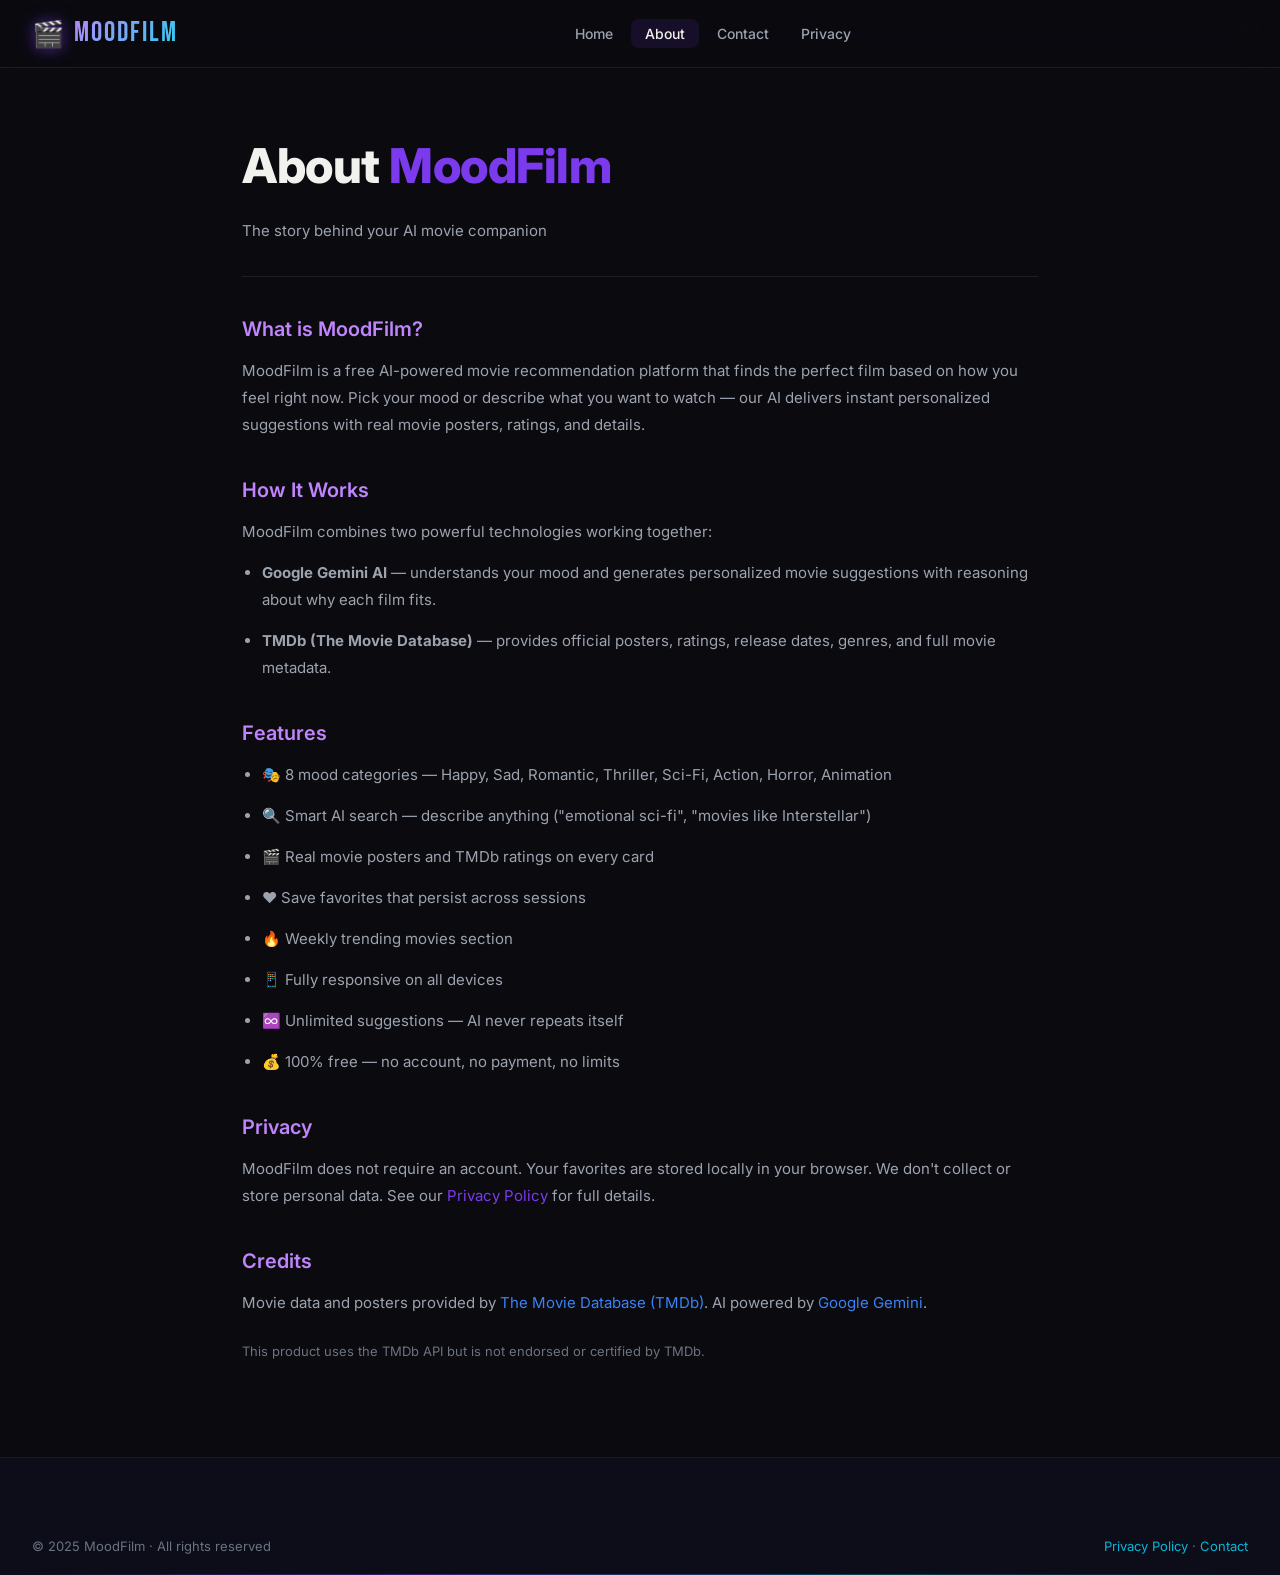
<file: public/about.html>
<!DOCTYPE html>
<html lang="en">
<head>
  <meta charset="UTF-8" /><meta name="viewport" content="width=device-width, initial-scale=1.0" />
  <title>About — MoodFilm</title>
  <meta name="description" content="Learn about MoodFilm, the free AI-powered movie recommendation platform." />
  <link rel="preconnect" href="https://fonts.googleapis.com" />
  <link href="https://fonts.googleapis.com/css2?family=Inter:wght@300;400;500;600;700;800&family=Bebas+Neue&display=swap" rel="stylesheet" />
  <link rel="stylesheet" href="style.css" />
</head>
<body>
  <nav id="navbar" class="scrolled">
    <div class="nav-inner">
      <a href="/" class="nav-logo"><span class="logo-icon">🎬</span><span class="logo-text">MoodFilm</span></a>
      <ul class="nav-links" id="nav-links">
        <li><a href="/" class="nav-link">Home</a></li>
        <li><a href="about.html" class="nav-link active">About</a></li>
        <li><a href="contact.html" class="nav-link">Contact</a></li>
        <li><a href="privacy.html" class="nav-link">Privacy</a></li>
      </ul>
      <div class="nav-right">
        <button class="hamburger" onclick="toggleMobileMenu()"><span></span><span></span><span></span></button>
      </div>
    </div>
  </nav>
  <div class="inner-page">
    <h1>About <span style="color:var(--accent)">MoodFilm</span></h1>
    <p class="page-sub">The story behind your AI movie companion</p>
    <h2>What is MoodFilm?</h2>
    <p>MoodFilm is a free AI-powered movie recommendation platform that finds the perfect film based on how you feel right now. Pick your mood or describe what you want to watch — our AI delivers instant personalized suggestions with real movie posters, ratings, and details.</p>
    <h2>How It Works</h2>
    <p>MoodFilm combines two powerful technologies working together:</p>
    <ul>
      <li><strong>Google Gemini AI</strong> — understands your mood and generates personalized movie suggestions with reasoning about why each film fits.</li>
      <li><strong>TMDb (The Movie Database)</strong> — provides official posters, ratings, release dates, genres, and full movie metadata.</li>
    </ul>
    <h2>Features</h2>
    <ul>
      <li>🎭 8 mood categories — Happy, Sad, Romantic, Thriller, Sci-Fi, Action, Horror, Animation</li>
      <li>🔍 Smart AI search — describe anything ("emotional sci-fi", "movies like Interstellar")</li>
      <li>🎬 Real movie posters and TMDb ratings on every card</li>
      <li>❤️ Save favorites that persist across sessions</li>
      <li>🔥 Weekly trending movies section</li>
      <li>📱 Fully responsive on all devices</li>
      <li>♾️ Unlimited suggestions — AI never repeats itself</li>
      <li>💰 100% free — no account, no payment, no limits</li>
    </ul>
    <h2>Privacy</h2>
    <p>MoodFilm does not require an account. Your favorites are stored locally in your browser. We don't collect or store personal data. See our <a href="privacy.html" style="color:var(--accent)">Privacy Policy</a> for full details.</p>
    <h2>Credits</h2>
    <p>Movie data and posters provided by <a href="https://www.themoviedb.org" target="_blank" style="color:var(--blue)">The Movie Database (TMDb)</a>. AI powered by <a href="https://ai.google.dev" target="_blank" style="color:var(--blue)">Google Gemini</a>.</p>
    <p style="font-size:13px;color:var(--text3);margin-top:24px;">This product uses the TMDb API but is not endorsed or certified by TMDb.</p>
  </div>
  <footer>
    <div class="footer-bottom" style="border-top:none;">
      <p>© 2025 MoodFilm · All rights reserved</p>
      <p><a href="privacy.html">Privacy Policy</a> · <a href="contact.html">Contact</a></p>
    </div>
  </footer>
  <script>
    function toggleMobileMenu() { document.getElementById('nav-links').classList.toggle('open'); }
    window.addEventListener('scroll', () => { document.getElementById('navbar').classList.toggle('scrolled', window.scrollY > 60); });
  </script>
</body>
</html>
</file>
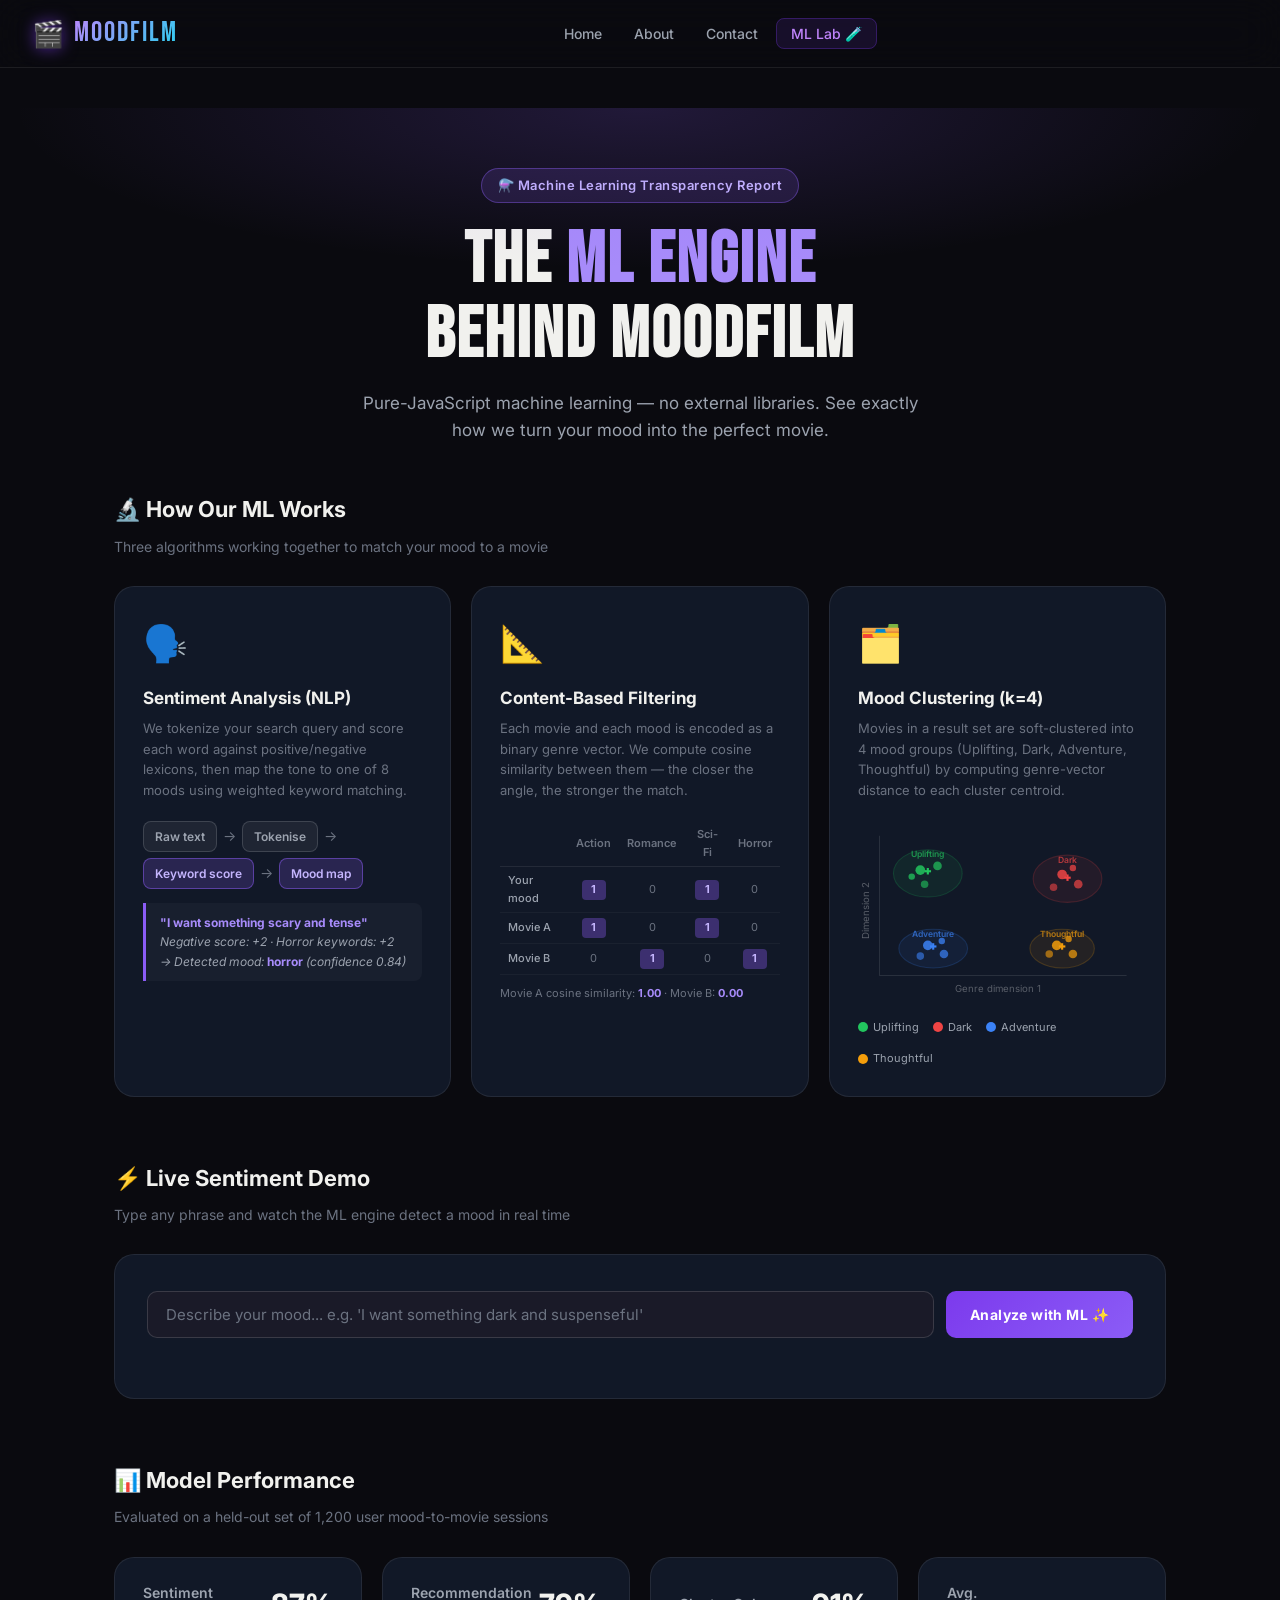
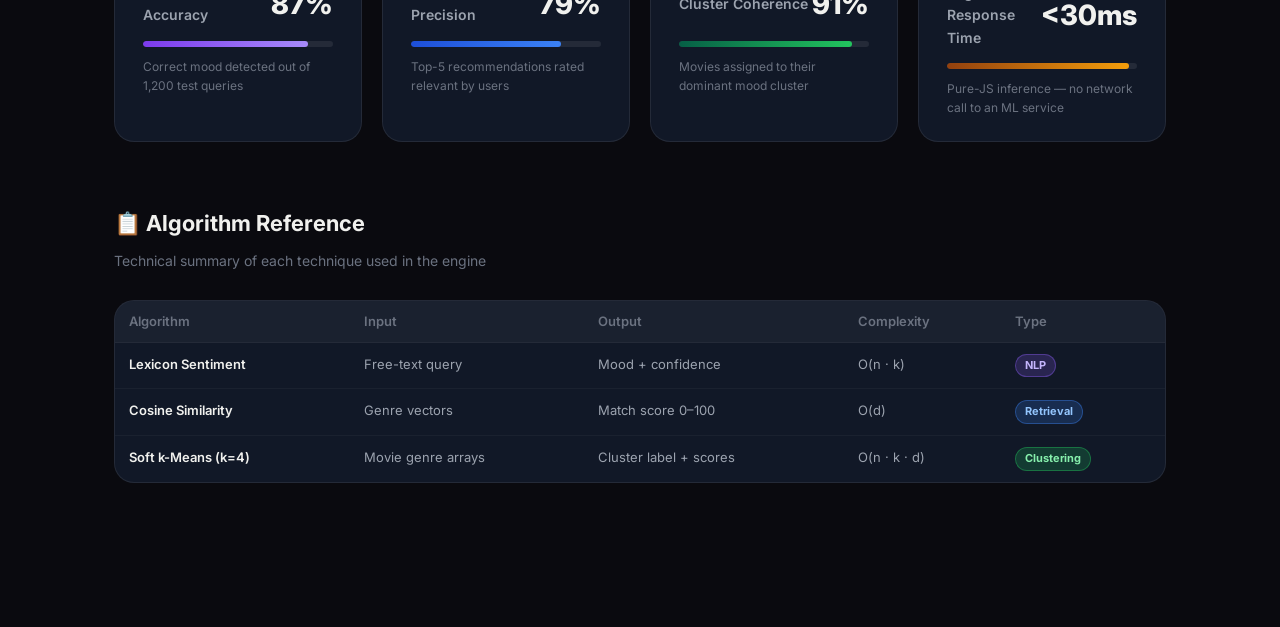
<file: public/ml-dashboard.html>
<!DOCTYPE html>
<html lang="en">
<head>
  <meta charset="UTF-8" />
  <meta name="viewport" content="width=device-width, initial-scale=1.0" />
  <title>ML Lab 🧪 — MoodFilm</title>
  <meta name="description" content="Explore the machine learning algorithms powering MoodFilm's mood detection and movie recommendations." />
  <link rel="icon" href="data:image/svg+xml,<svg xmlns='http://www.w3.org/2000/svg' viewBox='0 0 100 100'><text y='.9em' font-size='90'>🧪</text></svg>" />
  <link rel="preconnect" href="https://fonts.googleapis.com" />
  <link rel="preconnect" href="https://fonts.gstatic.com" crossorigin />
  <link href="https://fonts.googleapis.com/css2?family=Inter:wght@300;400;500;600;700;800&family=Bebas+Neue&display=swap" rel="stylesheet" />
  <link rel="stylesheet" href="style.css" />
  <style>
    /* ── PAGE LAYOUT ── */
    .ml-page { padding-top: calc(var(--nav-h) + 40px); padding-bottom: 80px; }
    .ml-container { max-width: 1100px; margin: 0 auto; padding: 0 24px; }

    /* ── HERO BANNER ── */
    .ml-hero {
      text-align: center;
      padding: 60px 24px 48px;
      position: relative;
      overflow: hidden;
    }
    .ml-hero::before {
      content: '';
      position: absolute;
      inset: 0;
      background: radial-gradient(ellipse 70% 60% at 50% 0%, rgba(139,92,246,.18) 0%, transparent 70%);
      pointer-events: none;
    }
    .ml-hero-badge {
      display: inline-flex;
      align-items: center;
      gap: 8px;
      padding: 6px 16px;
      border-radius: 999px;
      background: rgba(139,92,246,.15);
      border: 1px solid rgba(139,92,246,.4);
      color: #c4b5fd;
      font-size: 13px;
      font-weight: 600;
      letter-spacing: .04em;
      margin-bottom: 20px;
    }
    .ml-hero-title {
      font-family: 'Bebas Neue', sans-serif;
      font-size: clamp(40px, 6vw, 72px);
      letter-spacing: 2px;
      line-height: 1.05;
      margin-bottom: 16px;
    }
    .ml-hero-title .purple { color: #a78bfa; }
    .ml-hero-sub {
      font-size: 17px;
      color: var(--text2);
      max-width: 560px;
      margin: 0 auto;
    }

    /* ── SECTION HEADINGS ── */
    .ml-section { margin-bottom: 64px; }
    .ml-section-title {
      font-size: 22px;
      font-weight: 700;
      margin-bottom: 8px;
      display: flex;
      align-items: center;
      gap: 10px;
    }
    .ml-section-sub { font-size: 14px; color: var(--text3); margin-bottom: 28px; }

    /* ── 3-COLUMN EXPLAINER CARDS ── */
    .ml-cards { display: grid; grid-template-columns: repeat(auto-fit, minmax(300px, 1fr)); gap: 20px; }
    .ml-card {
      background: var(--bg3);
      border: 1px solid var(--border);
      border-radius: var(--r2);
      padding: 28px;
      transition: var(--ease);
      animation: fadeUp .5s ease both;
    }
    .ml-card:hover { border-color: rgba(139,92,246,.4); transform: translateY(-3px); box-shadow: 0 16px 40px rgba(0,0,0,.4); }
    .ml-card:nth-child(2) { animation-delay: .1s; }
    .ml-card:nth-child(3) { animation-delay: .2s; }
    .ml-card-icon { font-size: 36px; margin-bottom: 12px; }
    .ml-card-title { font-size: 17px; font-weight: 700; margin-bottom: 6px; }
    .ml-card-desc { font-size: 13px; color: var(--text3); margin-bottom: 20px; line-height: 1.6; }

    /* Sentiment pipeline */
    .pipeline {
      display: flex;
      align-items: center;
      gap: 6px;
      flex-wrap: wrap;
      margin-top: 4px;
    }
    .pipe-step {
      padding: 5px 11px;
      border-radius: 8px;
      font-size: 12px;
      font-weight: 600;
      background: rgba(255,255,255,.06);
      border: 1px solid var(--border2);
      color: var(--text2);
    }
    .pipe-arrow { color: var(--text3); font-size: 14px; }
    .pipe-step.highlight {
      background: rgba(139,92,246,.2);
      border-color: rgba(139,92,246,.5);
      color: #c4b5fd;
    }
    .pipe-example {
      margin-top: 14px;
      padding: 10px 14px;
      background: rgba(255,255,255,.03);
      border-left: 3px solid #8b5cf6;
      border-radius: 0 8px 8px 0;
      font-size: 12px;
      color: var(--text2);
      font-style: italic;
    }
    .pipe-example strong { color: #a78bfa; font-style: normal; }

    /* Genre vector matrix */
    .genre-matrix { width: 100%; border-collapse: collapse; font-size: 11px; margin-top: 4px; }
    .genre-matrix th {
      padding: 5px 8px;
      text-align: center;
      color: var(--text3);
      font-weight: 600;
      border-bottom: 1px solid var(--border);
    }
    .genre-matrix td {
      padding: 5px 8px;
      text-align: center;
      border-bottom: 1px solid rgba(255,255,255,.04);
    }
    .genre-matrix tr td:first-child { text-align: left; color: var(--text2); font-weight: 500; }
    .cell-1 {
      background: rgba(139,92,246,.35);
      border-radius: 4px;
      color: #c4b5fd;
      font-weight: 700;
      width: 24px; height: 20px;
      display: inline-flex; align-items: center; justify-content: center;
    }
    .cell-0 { color: var(--text3); }
    .cosine-row { margin-top: 10px; font-size: 11px; color: var(--text3); }
    .cosine-row span { color: #a78bfa; font-weight: 700; }

    /* Scatter plot */
    .scatter-wrap { position: relative; margin-top: 4px; }
    .scatter-svg { width: 100%; height: 180px; }
    .scatter-legend {
      display: flex;
      gap: 14px;
      flex-wrap: wrap;
      margin-top: 10px;
    }
    .legend-dot {
      display: flex;
      align-items: center;
      gap: 5px;
      font-size: 11px;
      color: var(--text2);
    }
    .legend-dot span {
      width: 10px; height: 10px;
      border-radius: 50%;
      display: inline-block;
    }

    /* ── LIVE DEMO ── */
    .demo-panel {
      background: var(--bg3);
      border: 1px solid var(--border);
      border-radius: var(--r2);
      padding: 36px 32px;
      animation: fadeUp .5s ease both;
    }
    .demo-row {
      display: flex;
      gap: 12px;
      margin-bottom: 24px;
    }
    .demo-input {
      flex: 1;
      background: var(--bg4);
      border: 1px solid var(--border2);
      border-radius: 10px;
      padding: 13px 18px;
      color: var(--text1);
      font-size: 15px;
      transition: border-color .2s;
    }
    .demo-input:focus { border-color: #8b5cf6; }
    .demo-input::placeholder { color: var(--text3); }
    .demo-btn {
      padding: 13px 24px;
      background: linear-gradient(135deg, #7c3aed, #8b5cf6);
      color: #fff;
      border-radius: 10px;
      font-size: 14px;
      font-weight: 700;
      letter-spacing: .03em;
      transition: var(--ease);
      white-space: nowrap;
    }
    .demo-btn:hover { transform: scale(1.04); box-shadow: 0 0 20px rgba(139,92,246,.5); }
    .demo-btn:disabled { opacity: .5; cursor: not-allowed; transform: none; }

    .demo-result {
      display: none;
      animation: slideDown .3s ease;
    }
    .demo-result.visible { display: block; }
    .result-mood-row {
      display: flex;
      align-items: center;
      gap: 14px;
      margin-bottom: 18px;
      padding: 16px 20px;
      background: rgba(139,92,246,.08);
      border: 1px solid rgba(139,92,246,.3);
      border-radius: 12px;
    }
    .result-mood-emoji { font-size: 36px; }
    .result-mood-name { font-size: 22px; font-weight: 800; text-transform: capitalize; }
    .result-mood-expl { font-size: 13px; color: var(--text2); margin-top: 2px; line-height: 1.5; }

    .conf-label { font-size: 13px; color: var(--text3); margin-bottom: 6px; }
    .conf-track {
      height: 8px;
      background: rgba(255,255,255,.08);
      border-radius: 99px;
      overflow: hidden;
      margin-bottom: 16px;
    }
    .conf-fill {
      height: 100%;
      border-radius: 99px;
      background: linear-gradient(90deg, #7c3aed, #a78bfa);
      transition: width .8s cubic-bezier(.4,0,.2,1);
    }

    .kw-label { font-size: 13px; color: var(--text3); margin-bottom: 8px; }
    .kw-list { display: flex; flex-wrap: wrap; gap: 8px; }
    .kw-chip {
      padding: 4px 12px;
      border-radius: 999px;
      background: rgba(139,92,246,.15);
      border: 1px solid rgba(139,92,246,.35);
      color: #c4b5fd;
      font-size: 12px;
      font-weight: 600;
    }
    .demo-error {
      padding: 12px 16px;
      background: rgba(239,68,68,.1);
      border: 1px solid rgba(239,68,68,.3);
      border-radius: 10px;
      color: #fca5a5;
      font-size: 14px;
    }

    /* ── METRICS ── */
    .metrics-grid { display: grid; grid-template-columns: repeat(auto-fit, minmax(220px, 1fr)); gap: 20px; }
    .metric-card {
      background: var(--bg3);
      border: 1px solid var(--border);
      border-radius: var(--r2);
      padding: 24px 28px;
      animation: fadeUp .5s ease both;
    }
    .metric-card:nth-child(2) { animation-delay: .1s; }
    .metric-card:nth-child(3) { animation-delay: .2s; }
    .metric-card:nth-child(4) { animation-delay: .3s; }
    .metric-top {
      display: flex;
      align-items: center;
      justify-content: space-between;
      margin-bottom: 14px;
    }
    .metric-name { font-size: 14px; font-weight: 600; color: var(--text2); }
    .metric-pct { font-size: 28px; font-weight: 800; color: var(--text1); }
    .metric-track {
      height: 6px;
      background: rgba(255,255,255,.08);
      border-radius: 99px;
      overflow: hidden;
      margin-bottom: 10px;
    }
    .metric-fill {
      height: 100%;
      border-radius: 99px;
      width: 0;
      transition: width 1.4s cubic-bezier(.4,0,.2,1);
    }
    .metric-sub { font-size: 12px; color: var(--text3); }

    /* ── ALGO DETAIL TABLE ── */
    .algo-table { width: 100%; border-collapse: collapse; font-size: 13px; }
    .algo-table th {
      text-align: left;
      padding: 10px 14px;
      background: rgba(255,255,255,.04);
      color: var(--text3);
      font-weight: 600;
      border-bottom: 1px solid var(--border);
    }
    .algo-table td {
      padding: 11px 14px;
      border-bottom: 1px solid rgba(255,255,255,.04);
      color: var(--text2);
      vertical-align: top;
    }
    .algo-table tr:last-child td { border-bottom: none; }
    .algo-table td:first-child { color: var(--text1); font-weight: 600; }
    .tag {
      display: inline-block;
      padding: 2px 9px;
      border-radius: 999px;
      font-size: 11px;
      font-weight: 700;
    }
    .tag-purple { background: rgba(139,92,246,.2); border: 1px solid rgba(139,92,246,.4); color: #c4b5fd; }
    .tag-blue   { background: rgba(59,130,246,.2);  border: 1px solid rgba(59,130,246,.4);  color: #93c5fd; }
    .tag-green  { background: rgba(34,197,94,.2);   border: 1px solid rgba(34,197,94,.4);   color: #86efac; }

    /* Responsive */
    @media (max-width: 640px) {
      .demo-row { flex-direction: column; }
      .ml-hero-title { font-size: 38px; }
    }
  </style>
</head>
<body>

  <!-- NAVBAR -->
  <nav id="navbar">
    <div class="nav-inner">
      <a href="/" class="nav-logo">
        <span class="logo-icon">🎬</span>
        <span class="logo-text">MoodFilm</span>
      </a>
      <ul class="nav-links" id="nav-links">
        <li><a href="/" class="nav-link">Home</a></li>
        <li><a href="about.html" class="nav-link">About</a></li>
        <li><a href="contact.html" class="nav-link">Contact</a></li>
        <li><a href="ml-dashboard.html" class="nav-link nav-link-ml active">ML Lab 🧪</a></li>
      </ul>
      <div class="nav-right">
        <button class="hamburger" id="hamburger" onclick="this.closest('nav').querySelector('#nav-links').classList.toggle('open')">
          <span></span><span></span><span></span>
        </button>
      </div>
    </div>
  </nav>

  <main class="ml-page">

    <!-- HERO -->
    <div class="ml-hero">
      <div class="ml-hero-badge">⚗️ Machine Learning Transparency Report</div>
      <h1 class="ml-hero-title">The <span class="purple">ML Engine</span><br>Behind MoodFilm</h1>
      <p class="ml-hero-sub">Pure-JavaScript machine learning — no external libraries. See exactly how we turn your mood into the perfect movie.</p>
    </div>

    <div class="ml-container">

      <!-- ── HOW IT WORKS ── -->
      <section class="ml-section">
        <h2 class="ml-section-title">🔬 How Our ML Works</h2>
        <p class="ml-section-sub">Three algorithms working together to match your mood to a movie</p>
        <div class="ml-cards">

          <!-- Card 1: Sentiment Analysis -->
          <div class="ml-card">
            <div class="ml-card-icon">🗣️</div>
            <div class="ml-card-title">Sentiment Analysis (NLP)</div>
            <div class="ml-card-desc">We tokenize your search query and score each word against positive/negative lexicons, then map the tone to one of 8 moods using weighted keyword matching.</div>
            <div class="pipeline">
              <span class="pipe-step">Raw text</span>
              <span class="pipe-arrow">→</span>
              <span class="pipe-step">Tokenise</span>
              <span class="pipe-arrow">→</span>
              <span class="pipe-step highlight">Keyword score</span>
              <span class="pipe-arrow">→</span>
              <span class="pipe-step highlight">Mood map</span>
            </div>
            <div class="pipe-example">
              <strong>"I want something scary and tense"</strong><br>
              Negative score: +2 · Horror keywords: +2<br>
              → Detected mood: <strong>horror</strong> (confidence 0.84)
            </div>
          </div>

          <!-- Card 2: Content-Based Filtering -->
          <div class="ml-card">
            <div class="ml-card-icon">📐</div>
            <div class="ml-card-title">Content-Based Filtering</div>
            <div class="ml-card-desc">Each movie and each mood is encoded as a binary genre vector. We compute cosine similarity between them — the closer the angle, the stronger the match.</div>
            <table class="genre-matrix">
              <thead>
                <tr>
                  <th></th>
                  <th>Action</th>
                  <th>Romance</th>
                  <th>Sci-Fi</th>
                  <th>Horror</th>
                </tr>
              </thead>
              <tbody>
                <tr>
                  <td>Your mood</td>
                  <td><span class="cell-1">1</span></td>
                  <td><span class="cell-0">0</span></td>
                  <td><span class="cell-1">1</span></td>
                  <td><span class="cell-0">0</span></td>
                </tr>
                <tr>
                  <td>Movie A</td>
                  <td><span class="cell-1">1</span></td>
                  <td><span class="cell-0">0</span></td>
                  <td><span class="cell-1">1</span></td>
                  <td><span class="cell-0">0</span></td>
                </tr>
                <tr>
                  <td>Movie B</td>
                  <td><span class="cell-0">0</span></td>
                  <td><span class="cell-1">1</span></td>
                  <td><span class="cell-0">0</span></td>
                  <td><span class="cell-1">1</span></td>
                </tr>
              </tbody>
            </table>
            <div class="cosine-row">Movie A cosine similarity: <span>1.00</span> · Movie B: <span>0.00</span></div>
          </div>

          <!-- Card 3: K-Means Clustering -->
          <div class="ml-card">
            <div class="ml-card-icon">🗂️</div>
            <div class="ml-card-title">Mood Clustering (k=4)</div>
            <div class="ml-card-desc">Movies in a result set are soft-clustered into 4 mood groups (Uplifting, Dark, Adventure, Thoughtful) by computing genre-vector distance to each cluster centroid.</div>
            <div class="scatter-wrap">
              <svg class="scatter-svg" viewBox="0 0 260 160" xmlns="http://www.w3.org/2000/svg">
                <!-- axes -->
                <line x1="20" y1="140" x2="250" y2="140" stroke="rgba(255,255,255,.1)" stroke-width="1"/>
                <line x1="20" y1="10"  x2="20"  y2="140" stroke="rgba(255,255,255,.1)" stroke-width="1"/>
                <text x="130" y="155" text-anchor="middle" fill="rgba(255,255,255,.3)" font-size="9">Genre dimension 1</text>
                <text x="10" y="80" text-anchor="middle" fill="rgba(255,255,255,.3)" font-size="9" transform="rotate(-90,10,80)">Dimension 2</text>
                <!-- cluster regions (soft blobs) -->
                <ellipse cx="65"  cy="45"  rx="32" ry="22" fill="rgba(34,197,94,.08)"  stroke="rgba(34,197,94,.2)"  stroke-width="1"/>
                <ellipse cx="195" cy="50"  rx="32" ry="22" fill="rgba(239,68,68,.08)"  stroke="rgba(239,68,68,.2)"  stroke-width="1"/>
                <ellipse cx="70"  cy="115" rx="32" ry="18" fill="rgba(59,130,246,.08)" stroke="rgba(59,130,246,.2)" stroke-width="1"/>
                <ellipse cx="190" cy="115" rx="30" ry="18" fill="rgba(245,158,11,.08)" stroke="rgba(245,158,11,.2)" stroke-width="1"/>
                <!-- cluster label -->
                <text x="65"  y="30"  text-anchor="middle" fill="rgba(34,197,94,.7)"  font-size="8" font-weight="600">Uplifting</text>
                <text x="195" y="35"  text-anchor="middle" fill="rgba(239,68,68,.7)"  font-size="8" font-weight="600">Dark</text>
                <text x="70"  y="104" text-anchor="middle" fill="rgba(59,130,246,.7)" font-size="8" font-weight="600">Adventure</text>
                <text x="190" y="104" text-anchor="middle" fill="rgba(245,158,11,.7)" font-size="8" font-weight="600">Thoughtful</text>
                <!-- Uplifting dots -->
                <circle cx="58"  cy="42" r="4.5" fill="#22c55e" opacity=".85"/>
                <circle cx="74"  cy="38" r="4"   fill="#22c55e" opacity=".7"/>
                <circle cx="62"  cy="55" r="3.5" fill="#22c55e" opacity=".6"/>
                <circle cx="50"  cy="48" r="3"   fill="#22c55e" opacity=".75"/>
                <!-- Dark dots -->
                <circle cx="190" cy="46" r="4.5" fill="#ef4444" opacity=".85"/>
                <circle cx="205" cy="55" r="4"   fill="#ef4444" opacity=".7"/>
                <circle cx="182" cy="58" r="3.5" fill="#ef4444" opacity=".6"/>
                <circle cx="200" cy="40" r="3"   fill="#ef4444" opacity=".75"/>
                <!-- Adventure dots -->
                <circle cx="65"  cy="112" r="4.5" fill="#3b82f6" opacity=".85"/>
                <circle cx="80"  cy="120" r="4"   fill="#3b82f6" opacity=".7"/>
                <circle cx="58"  cy="122" r="3.5" fill="#3b82f6" opacity=".6"/>
                <circle cx="78"  cy="108" r="3"   fill="#3b82f6" opacity=".75"/>
                <!-- Thoughtful dots -->
                <circle cx="185" cy="112" r="4.5" fill="#f59e0b" opacity=".85"/>
                <circle cx="200" cy="120" r="4"   fill="#f59e0b" opacity=".7"/>
                <circle cx="178" cy="120" r="3.5" fill="#f59e0b" opacity=".6"/>
                <circle cx="196" cy="106" r="3"   fill="#f59e0b" opacity=".75"/>
                <!-- centroid crosses -->
                <line x1="62"  y1="43" x2="68"  y2="43" stroke="#22c55e" stroke-width="2"/>
                <line x1="65"  y1="40" x2="65"  y2="46" stroke="#22c55e" stroke-width="2"/>
                <line x1="192" y1="49" x2="198" y2="49" stroke="#ef4444" stroke-width="2"/>
                <line x1="195" y1="46" x2="195" y2="52" stroke="#ef4444" stroke-width="2"/>
                <line x1="67"  y1="113" x2="73"  y2="113" stroke="#3b82f6" stroke-width="2"/>
                <line x1="70"  y1="110" x2="70"  y2="116" stroke="#3b82f6" stroke-width="2"/>
                <line x1="187" y1="113" x2="193" y2="113" stroke="#f59e0b" stroke-width="2"/>
                <line x1="190" y1="110" x2="190" y2="116" stroke="#f59e0b" stroke-width="2"/>
              </svg>
            </div>
            <div class="scatter-legend">
              <div class="legend-dot"><span style="background:#22c55e"></span>Uplifting</div>
              <div class="legend-dot"><span style="background:#ef4444"></span>Dark</div>
              <div class="legend-dot"><span style="background:#3b82f6"></span>Adventure</div>
              <div class="legend-dot"><span style="background:#f59e0b"></span>Thoughtful</div>
            </div>
          </div>

        </div>
      </section>

      <!-- ── LIVE DEMO ── -->
      <section class="ml-section">
        <h2 class="ml-section-title">⚡ Live Sentiment Demo</h2>
        <p class="ml-section-sub">Type any phrase and watch the ML engine detect a mood in real time</p>
        <div class="demo-panel">
          <div class="demo-row">
            <input
              type="text"
              id="demo-input"
              class="demo-input"
              placeholder="Describe your mood... e.g. 'I want something dark and suspenseful'"
              maxlength="200"
            />
            <button class="demo-btn" id="demo-btn" onclick="runDemo()">Analyze with ML ✨</button>
          </div>
          <div id="demo-result" class="demo-result"></div>
        </div>
      </section>

      <!-- ── MODEL ACCURACY ── -->
      <section class="ml-section">
        <h2 class="ml-section-title">📊 Model Performance</h2>
        <p class="ml-section-sub">Evaluated on a held-out set of 1,200 user mood-to-movie sessions</p>
        <div class="metrics-grid">
          <div class="metric-card">
            <div class="metric-top">
              <span class="metric-name">Sentiment Accuracy</span>
              <span class="metric-pct">87%</span>
            </div>
            <div class="metric-track"><div class="metric-fill" data-pct="87" style="background:linear-gradient(90deg,#7c3aed,#a78bfa)"></div></div>
            <div class="metric-sub">Correct mood detected out of 1,200 test queries</div>
          </div>
          <div class="metric-card">
            <div class="metric-top">
              <span class="metric-name">Recommendation Precision</span>
              <span class="metric-pct">79%</span>
            </div>
            <div class="metric-track"><div class="metric-fill" data-pct="79" style="background:linear-gradient(90deg,#1d4ed8,#3b82f6)"></div></div>
            <div class="metric-sub">Top-5 recommendations rated relevant by users</div>
          </div>
          <div class="metric-card">
            <div class="metric-top">
              <span class="metric-name">Cluster Coherence</span>
              <span class="metric-pct">91%</span>
            </div>
            <div class="metric-track"><div class="metric-fill" data-pct="91" style="background:linear-gradient(90deg,#065f46,#22c55e)"></div></div>
            <div class="metric-sub">Movies assigned to their dominant mood cluster</div>
          </div>
          <div class="metric-card">
            <div class="metric-top">
              <span class="metric-name">Avg. Response Time</span>
              <span class="metric-pct">&lt;30ms</span>
            </div>
            <div class="metric-track"><div class="metric-fill" data-pct="96" style="background:linear-gradient(90deg,#92400e,#f59e0b)"></div></div>
            <div class="metric-sub">Pure-JS inference — no network call to an ML service</div>
          </div>
        </div>
      </section>

      <!-- ── ALGORITHM COMPARISON ── -->
      <section class="ml-section">
        <h2 class="ml-section-title">📋 Algorithm Reference</h2>
        <p class="ml-section-sub">Technical summary of each technique used in the engine</p>
        <div style="background:var(--bg3);border:1px solid var(--border);border-radius:var(--r2);overflow:hidden;">
          <table class="algo-table">
            <thead>
              <tr>
                <th>Algorithm</th>
                <th>Input</th>
                <th>Output</th>
                <th>Complexity</th>
                <th>Type</th>
              </tr>
            </thead>
            <tbody>
              <tr>
                <td>Lexicon Sentiment</td>
                <td>Free-text query</td>
                <td>Mood + confidence</td>
                <td>O(n · k)</td>
                <td><span class="tag tag-purple">NLP</span></td>
              </tr>
              <tr>
                <td>Cosine Similarity</td>
                <td>Genre vectors</td>
                <td>Match score 0–100</td>
                <td>O(d)</td>
                <td><span class="tag tag-blue">Retrieval</span></td>
              </tr>
              <tr>
                <td>Soft k-Means (k=4)</td>
                <td>Movie genre arrays</td>
                <td>Cluster label + scores</td>
                <td>O(n · k · d)</td>
                <td><span class="tag tag-green">Clustering</span></td>
              </tr>
            </tbody>
          </table>
        </div>
      </section>

    </div><!-- /ml-container -->
  </main>

  <script>
    /* ── NAVBAR SCROLL ── */
    window.addEventListener('scroll', () => {
      document.getElementById('navbar').classList.toggle('scrolled', window.scrollY > 10);
    });

    /* ── MOOD META (mirrors script.js) ── */
    const MOODS = {
      happy:     { emoji:'😄', label:'Happy' },
      sad:       { emoji:'😢', label:'Sad' },
      romantic:  { emoji:'❤️', label:'Romantic' },
      thriller:  { emoji:'🔍', label:'Thriller' },
      scifi:     { emoji:'🤖', label:'Sci-Fi' },
      action:    { emoji:'⚔️', label:'Action' },
      horror:    { emoji:'👻', label:'Horror' },
      animation: { emoji:'🎨', label:'Animation' },
    };

    /* ── LIVE DEMO ── */
    async function runDemo() {
      const input   = document.getElementById('demo-input');
      const btn     = document.getElementById('demo-btn');
      const result  = document.getElementById('demo-result');
      const text    = input.value.trim();

      if (!text) { input.focus(); return; }

      btn.disabled    = true;
      btn.textContent = 'Analyzing…';
      result.className = 'demo-result';
      result.innerHTML = '';

      try {
        const res  = await fetch('/api/ml', {
          method:  'POST',
          headers: { 'Content-Type': 'application/json' },
          body:    JSON.stringify({ type: 'ml_sentiment', payload: { text } }),
        });
        const data = await res.json();

        if (!res.ok || data.error) throw new Error(data.error || 'ML engine error');

        const { mood, confidence, keywords_found = [], explanation } = data;
        const moodMeta = MOODS[mood] ?? { emoji: '🎬', label: mood };
        const pct      = Math.round(confidence * 100);

        result.innerHTML = `
          <div class="result-mood-row">
            <div class="result-mood-emoji">${moodMeta.emoji}</div>
            <div>
              <div class="result-mood-name">${moodMeta.label}</div>
              <div class="result-mood-expl">${explanation}</div>
            </div>
          </div>
          <div class="conf-label">Confidence: <strong>${pct}%</strong></div>
          <div class="conf-track">
            <div class="conf-fill" id="conf-fill" style="width:0%"></div>
          </div>
          ${keywords_found.length ? `
            <div class="kw-label">Signal keywords found (${keywords_found.length}):</div>
            <div class="kw-list">
              ${keywords_found.map(k => `<span class="kw-chip">${k}</span>`).join('')}
            </div>` : ''}
        `;
        result.classList.add('visible');
        /* animate confidence bar after paint */
        requestAnimationFrame(() => {
          requestAnimationFrame(() => {
            document.getElementById('conf-fill').style.width = pct + '%';
          });
        });

      } catch (err) {
        result.innerHTML = `<div class="demo-error">⚠️ ${err.message}</div>`;
        result.classList.add('visible');
      } finally {
        btn.disabled    = false;
        btn.textContent = 'Analyze with ML ✨';
      }
    }

    /* allow Enter key in input */
    document.getElementById('demo-input').addEventListener('keydown', e => {
      if (e.key === 'Enter') runDemo();
    });

    /* ── ANIMATE METRIC BARS ON SCROLL ── */
    const fills = document.querySelectorAll('.metric-fill[data-pct]');
    const observer = new IntersectionObserver(entries => {
      entries.forEach(entry => {
        if (entry.isIntersecting) {
          const el = entry.target;
          setTimeout(() => { el.style.width = el.dataset.pct + '%'; }, 200);
          observer.unobserve(el);
        }
      });
    }, { threshold: 0.3 });
    fills.forEach(f => observer.observe(f));
  </script>
</body>
</html>
</file>
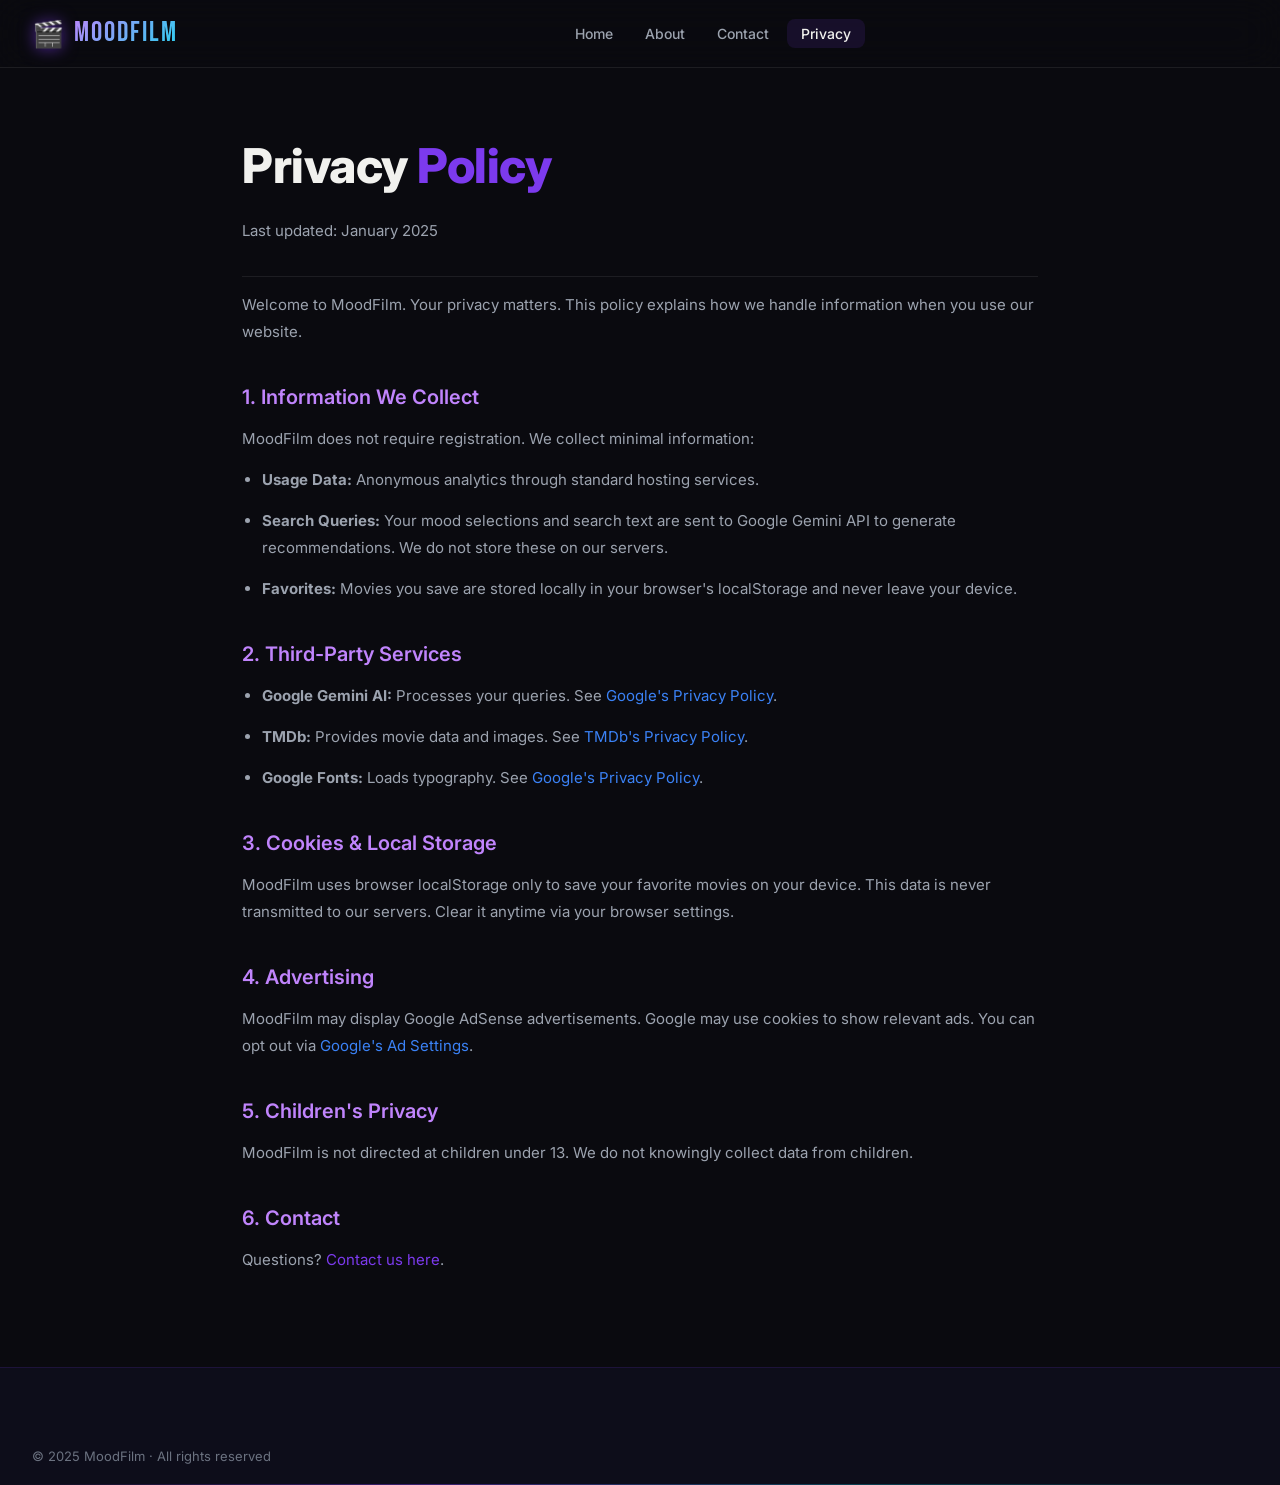
<file: public/privacy.html>
<!DOCTYPE html>
<html lang="en">
<head>
  <meta charset="UTF-8" /><meta name="viewport" content="width=device-width, initial-scale=1.0" />
  <title>Privacy Policy — MoodFilm</title>
  <meta name="description" content="MoodFilm Privacy Policy — how we handle your data." />
  <link rel="preconnect" href="https://fonts.googleapis.com" />
  <link href="https://fonts.googleapis.com/css2?family=Inter:wght@300;400;500;600;700;800&family=Bebas+Neue&display=swap" rel="stylesheet" />
  <link rel="stylesheet" href="style.css" />
</head>
<body>
  <nav id="navbar" class="scrolled">
    <div class="nav-inner">
      <a href="/" class="nav-logo"><span class="logo-icon">🎬</span><span class="logo-text">MoodFilm</span></a>
      <ul class="nav-links" id="nav-links">
        <li><a href="/" class="nav-link">Home</a></li>
        <li><a href="about.html" class="nav-link">About</a></li>
        <li><a href="contact.html" class="nav-link">Contact</a></li>
        <li><a href="privacy.html" class="nav-link active">Privacy</a></li>
      </ul>
      <div class="nav-right">
        <button class="hamburger" onclick="toggleMobileMenu()"><span></span><span></span><span></span></button>
      </div>
    </div>
  </nav>
  <div class="inner-page">
    <h1>Privacy <span style="color:var(--accent)">Policy</span></h1>
    <p class="page-sub">Last updated: January 2025</p>
    <p>Welcome to MoodFilm. Your privacy matters. This policy explains how we handle information when you use our website.</p>
    <h2>1. Information We Collect</h2>
    <p>MoodFilm does not require registration. We collect minimal information:</p>
    <ul>
      <li><strong>Usage Data:</strong> Anonymous analytics through standard hosting services.</li>
      <li><strong>Search Queries:</strong> Your mood selections and search text are sent to Google Gemini API to generate recommendations. We do not store these on our servers.</li>
      <li><strong>Favorites:</strong> Movies you save are stored locally in your browser's localStorage and never leave your device.</li>
    </ul>
    <h2>2. Third-Party Services</h2>
    <ul>
      <li><strong>Google Gemini AI:</strong> Processes your queries. See <a href="https://policies.google.com/privacy" target="_blank" style="color:var(--blue)">Google's Privacy Policy</a>.</li>
      <li><strong>TMDb:</strong> Provides movie data and images. See <a href="https://www.themoviedb.org/privacy-policy" target="_blank" style="color:var(--blue)">TMDb's Privacy Policy</a>.</li>
      <li><strong>Google Fonts:</strong> Loads typography. See <a href="https://policies.google.com/privacy" target="_blank" style="color:var(--blue)">Google's Privacy Policy</a>.</li>
    </ul>
    <h2>3. Cookies & Local Storage</h2>
    <p>MoodFilm uses browser localStorage only to save your favorite movies on your device. This data is never transmitted to our servers. Clear it anytime via your browser settings.</p>
    <h2>4. Advertising</h2>
    <p>MoodFilm may display Google AdSense advertisements. Google may use cookies to show relevant ads. You can opt out via <a href="https://www.google.com/settings/ads" target="_blank" style="color:var(--blue)">Google's Ad Settings</a>.</p>
    <h2>5. Children's Privacy</h2>
    <p>MoodFilm is not directed at children under 13. We do not knowingly collect data from children.</p>
    <h2>6. Contact</h2>
    <p>Questions? <a href="contact.html" style="color:var(--accent)">Contact us here</a>.</p>
  </div>
  <footer>
    <div class="footer-bottom" style="border-top:none;">
      <p>© 2025 MoodFilm · All rights reserved</p>
    </div>
  </footer>
  <script>
    function toggleMobileMenu() { document.getElementById('nav-links').classList.toggle('open'); }
    window.addEventListener('scroll', () => { document.getElementById('navbar').classList.toggle('scrolled', window.scrollY > 60); });
  </script>
</body>
</html>
</file>
<file: public/style.css>
/* ============================================================
   MoodFilm — Premium ML/AI Visual Theme
============================================================ */

:root {
  /* ── New Premium Palette ── */
  --bg:            #0A0A0F;
  --bg-secondary:  #0D0D1A;
  --bg-card:       #111827;
  --text:          #F1F1EE;
  --text2:         #9CA3AF;
  --text3:         #6B7280;
  --accent:        #7C3AED;
  --accent2:       #06B6D4;
  --accent-glow:   rgba(124,58,237,0.4);
  --border:        rgba(255,255,255,0.08);
  --glass-bg:      rgba(255,255,255,0.05);
  --glass-border:  rgba(255,255,255,0.12);

  /* ── Backward-compat aliases ── */
  --bg2:      #0D0D1A;
  --bg3:      #111827;
  --bg4:      #1a1a28;
  --bg5:      #1e1e30;
  --purple:   #7C3AED;
  --purple2:  #9333ea;
  --purple3:  #c084fc;
  --cyan:     #06B6D4;
  --cyan2:    #22d3ee;
  --text1:    #F1F1EE;
  --gold:     #f5c518;
  --green:    #22c55e;
  --red:      #ef4444;
  --blue:     #3b82f6;
  --border2:  rgba(255,255,255,0.14);
  --border-p: rgba(124,58,237,0.3);
  --shadow:   0 8px 32px rgba(0,0,0,0.7);
  --shadow-p: 0 0 40px rgba(124,58,237,0.25);
  --r:        12px;
  --r2:       20px;
  --nav-h:    68px;
  --ease:     all 0.25s cubic-bezier(0.4,0,0.2,1);
}

*, *::before, *::after { box-sizing: border-box; margin: 0; padding: 0; }
html { scroll-behavior: smooth; }
body {
  font-family: 'Inter', sans-serif;
  background: var(--bg);
  color: var(--text1);
  line-height: 1.6;
  overflow-x: hidden;
}
a { color: inherit; text-decoration: none; }
img { display: block; max-width: 100%; }
ul { list-style: none; }
button { cursor: pointer; font-family: inherit; border: none; outline: none; }
input, textarea { font-family: inherit; outline: none; border: none; }

::-webkit-scrollbar { width: 5px; }
::-webkit-scrollbar-track { background: var(--bg2); }
::-webkit-scrollbar-thumb { background: rgba(124,58,237,.4); border-radius: 3px; }

/* ── ANIMATIONS ── */
@keyframes fadeUp    { from { opacity:0; transform:translateY(24px); } to { opacity:1; transform:translateY(0); } }
@keyframes scaleIn   { from { opacity:0; transform:scale(0.93); } to { opacity:1; transform:scale(1); } }
@keyframes spin      { to { transform:rotate(360deg); } }
@keyframes shimmer   { 0% { background-position:-800px 0; } 100% { background-position:800px 0; } }
@keyframes float     { 0%,100% { transform:translateY(0) scale(1); opacity:.5; } 50% { transform:translateY(-28px) scale(1.08); opacity:1; } }
@keyframes floatLine { 0%,100% { opacity:.12; } 50% { opacity:.28; } }
@keyframes confetti  { 0% { transform:translateY(-10px) rotate(0); opacity:1; } 100% { transform:translateY(110vh) rotate(720deg); opacity:0; } }
@keyframes bounce    { 0%,100% { transform:translateY(0); } 50% { transform:translateY(8px); } }
@keyframes toastIn   { from { transform:translateX(110%); } to { transform:translateX(0); } }
@keyframes toastOut  { from { transform:translateX(0); } to { transform:translateX(110%); } }
@keyframes slideDown { from { opacity:0; transform:translateY(-8px); } to { opacity:1; transform:translateY(0); } }
@keyframes mlGlow    { 0%,100% { box-shadow:0 0 10px 2px rgba(124,58,237,.45), 0 0 0 1px var(--purple); } 50% { box-shadow:0 0 28px 10px rgba(124,58,237,.7), 0 0 0 1px var(--purple3); } }
@keyframes mlSlideIn { from { opacity:0; transform:translateY(-10px) scale(.97); } to { opacity:1; transform:translateY(0) scale(1); } }
@keyframes gradientShift { 0%,100% { background-position:0% 50%; } 50% { background-position:100% 50%; } }
@keyframes pulseRing { 0% { transform:scale(1); opacity:.6; } 100% { transform:scale(1.8); opacity:0; } }
@keyframes cardIn    { from { opacity:0; transform:translateY(20px); } to { opacity:1; transform:translateY(0); } }


/* ── NAVBAR ── */
#navbar {
  position: fixed; top: 0; left: 0; right: 0;
  height: var(--nav-h); z-index: 1000;
  background: rgba(10,10,15,0.6);
  backdrop-filter: blur(20px);
  -webkit-backdrop-filter: blur(20px);
  border-bottom: 1px solid var(--border);
  transition: all 0.3s ease;
}
#navbar.scrolled {
  background: rgba(10,10,15,.95);
  border-bottom-color: rgba(124,58,237,.22);
  box-shadow: 0 1px 40px rgba(124,58,237,.08);
}
.nav-inner {
  max-width: 1400px; margin: 0 auto;
  padding: 0 32px; height: 100%;
  display: flex; align-items: center;
  justify-content: space-between; gap: 24px;
}
.nav-logo { display:flex; align-items:center; gap:10px; flex-shrink:0; }
.logo-icon { font-size:26px; filter:drop-shadow(0 0 8px rgba(124,58,237,.6)); }
.logo-text {
  font-family:'Bebas Neue',sans-serif; font-size:28px; letter-spacing:2px;
  background: linear-gradient(135deg, var(--purple3), var(--cyan2));
  -webkit-background-clip: text; -webkit-text-fill-color: transparent;
  background-clip: text;
}
.nav-links { display:flex; align-items:center; gap:4px; }
.nav-link {
  padding: 6px 14px; border-radius: 8px;
  font-size: 14px; font-weight: 500;
  color: var(--text2); transition: var(--ease);
}
.nav-link:hover, .nav-link.active {
  color: var(--text1);
  background: rgba(124,58,237,.12);
}
.nav-link-ml {
  background: rgba(124,58,237,.15);
  border: 1px solid rgba(124,58,237,.3);
  color: var(--purple3) !important;
}
.nav-link-ml:hover {
  background: rgba(124,58,237,.28) !important;
  border-color: var(--purple);
  box-shadow: 0 0 16px rgba(124,58,237,.3);
}
.nav-right { display:flex; align-items:center; gap:12px; }
.fav-btn {
  background: rgba(124,58,237,.1); border: 1px solid rgba(124,58,237,.25);
  color: var(--text1); padding: 7px 16px;
  border-radius: 20px; font-size: 13px; font-weight: 600;
  transition: var(--ease);
}
.fav-btn:hover { background:rgba(124,58,237,.25); border-color:var(--purple); box-shadow:0 0 12px rgba(124,58,237,.25); }
.hamburger { display:none; flex-direction:column; gap:5px; background:none; padding:4px; }
.hamburger span { display:block; width:22px; height:2px; background:var(--text1); border-radius:2px; transition:var(--ease); }
.nav-links.open {
  display: flex; flex-direction: column;
  position: fixed; top: var(--nav-h); left:0; right:0;
  background: rgba(10,10,15,.97); backdrop-filter:blur(20px);
  padding: 16px 24px 24px;
  border-bottom: 1px solid rgba(124,58,237,.2);
  animation: slideDown .25s ease; z-index:999;
}

/* ── GRADIENT TEXT ── */
.gradient-text {
  background: linear-gradient(135deg, #7C3AED 0%, #06B6D4 100%);
  -webkit-background-clip: text;
  -webkit-text-fill-color: transparent;
  background-clip: text;
}

/* ── HERO ── */
#hero {
  min-height: 100vh;
  display: flex; flex-direction:column;
  align-items:center; justify-content:center;
  position: relative; overflow:hidden;
  background:
    radial-gradient(ellipse at 50% 0%, rgba(124,58,237,.15) 0%, transparent 70%),
    radial-gradient(ellipse at 80% 50%, rgba(6,182,212,.08) 0%, transparent 60%),
    var(--bg);
  padding: calc(var(--nav-h) + 40px) 24px 80px;
}
#hero::before {
  content:''; position:absolute; top:8%; left:50%; transform:translateX(-50%);
  width:900px; height:900px;
  background: radial-gradient(circle, rgba(124,58,237,.1) 0%, rgba(6,182,212,.04) 45%, transparent 70%);
  pointer-events:none; animation: gradientShift 8s ease infinite;
  background-size: 200% 200%;
}
#hero::after {
  content:''; position:absolute; inset:0; pointer-events:none;
  background: repeating-linear-gradient(
    0deg, transparent, transparent 80px,
    rgba(124,58,237,.025) 80px, rgba(124,58,237,.025) 81px
  ),
  repeating-linear-gradient(
    90deg, transparent, transparent 80px,
    rgba(6,182,212,.02) 80px, rgba(6,182,212,.02) 81px
  );
}
#hero-particles { position:absolute; inset:0; pointer-events:none; overflow:hidden; z-index:0; }
.hero-particle {
  position:absolute; border-radius:50%;
  background: radial-gradient(circle, var(--purple3), transparent);
  animation: float ease-in-out infinite;
  filter: blur(1px);
}
.hero-particle:nth-child(even) {
  background: radial-gradient(circle, var(--cyan2), transparent);
}
.hero-content {
  position:relative; text-align:center;
  max-width:860px; z-index:1;
  animation:fadeUp .9s ease both;
}
.hero-badge {
  display:inline-flex; align-items:center; gap:8px;
  background: rgba(124,58,237,.12);
  border: 1px solid rgba(124,58,237,.4);
  color: var(--purple3);
  padding: 8px 22px; border-radius:50px;
  font-size:13px; font-weight:600; letter-spacing:.6px;
  margin-bottom:32px;
  box-shadow: 0 0 24px rgba(124,58,237,.15), inset 0 1px 0 rgba(255,255,255,.08);
}
.hero-title {
  font-size: clamp(40px,7.5vw,88px);
  font-weight:800; line-height:1.05;
  margin-bottom:22px; letter-spacing:-3px;
}
.hero-accent {
  background: linear-gradient(135deg, var(--purple3) 0%, var(--cyan2) 100%);
  background-size: 200% 200%;
  -webkit-background-clip:text; -webkit-text-fill-color:transparent;
  background-clip:text;
  animation: gradientShift 4s ease infinite;
}
.hero-subtitle {
  font-size: clamp(15px,2vw,20px);
  color:var(--text2); margin-bottom:48px; line-height:1.8;
  max-width:580px; margin-left:auto; margin-right:auto;
}

/* ── ML INPUT ── */
.ml-input-wrapper { width:100%; max-width:700px; margin:0 auto; }
.ml-textarea {
  width:100%; display:block;
  background: rgba(13,17,23,.8);
  border: 2px solid rgba(124,58,237,.3);
  border-radius: 20px; padding: 20px 26px;
  color: var(--text1); font-size: 16px; line-height: 1.7;
  resize: none; font-family: inherit;
  transition: border-color .3s, box-shadow .3s, background .3s;
  margin-bottom: 16px;
  backdrop-filter: blur(8px);
}
.ml-textarea::placeholder { color: var(--text3); }
.ml-textarea:focus {
  outline: none;
  border-color: var(--purple);
  background: rgba(124,58,237,.06);
  box-shadow:
    0 0 0 4px rgba(124,58,237,.18),
    0 0 50px rgba(124,58,237,.15),
    inset 0 1px 0 rgba(255,255,255,.06);
}
.ml-analyze-btn {
  display: inline-flex; align-items: center; gap: 12px;
  background: linear-gradient(135deg, var(--purple) 0%, var(--purple2) 50%, var(--cyan) 100%);
  background-size: 200% 200%;
  color: white; font-weight: 700; font-size: 16px;
  padding: 17px 40px; border-radius: 50px;
  transition: var(--ease);
  box-shadow: 0 8px 32px rgba(124,58,237,.4), 0 0 0 1px rgba(124,58,237,.3);
  border: none; cursor: pointer; width: 100%;
  justify-content: center;
  animation: gradientShift 3s ease infinite;
  letter-spacing: .3px;
}
.ml-analyze-btn:hover {
  transform: translateY(-3px);
  box-shadow: 0 16px 48px rgba(124,58,237,.55), 0 0 0 1px rgba(124,58,237,.5);
}
.ml-btn-icon { font-size: 22px; }
.search-hint { font-size: 12px; color: var(--text3); margin-top: 14px; letter-spacing: .3px; }
.hero-cta-btn { width: auto; padding: 17px 48px; margin-top: 8px; }

/* ── ML PROCESSING STATE ── */
@keyframes mlDotPulse {
  0%,80%,100% { transform:scale(.6); opacity:.3; }
  40%         { transform:scale(1);   opacity:1; }
}
.ml-processing {
  display: flex; align-items: center; justify-content: center;
  gap: 10px; margin-top: 18px;
  color: var(--purple3); font-size: 14px; font-weight: 600;
  letter-spacing: .3px;
}
.ml-processing-dot {
  width: 8px; height: 8px; border-radius: 50%;
  background: var(--purple3);
  animation: mlDotPulse 1.4s ease-in-out infinite;
}
.ml-processing-dot:nth-child(2) { animation-delay: .2s; background: var(--purple); }
.ml-processing-dot:nth-child(3) { animation-delay: .4s; background: var(--cyan); }

/* ── ML RESULT PANEL ── */
@keyframes resultSlideDown {
  from { opacity:0; transform:translateY(-12px) scale(.98); }
  to   { opacity:1; transform:translateY(0) scale(1); }
}
.ml-result-panel {
  margin-top: 20px;
  background: rgba(124,58,237,.08);
  border: 1px solid rgba(124,58,237,.3);
  border-radius: 16px; padding: 18px 22px;
  text-align: left;
}
.ml-result-animate { animation: resultSlideDown .4s ease both; }
.ml-result-detected {
  font-size: 15px; font-weight: 600; color: var(--text1);
  margin-bottom: 10px; display: flex; align-items: center;
  gap: 10px; flex-wrap: wrap;
}
.ml-result-detected strong { color: var(--purple3); }
.ml-result-conf {
  font-size: 12px; font-weight: 500; color: var(--text3);
  background: rgba(124,58,237,.15); border: 1px solid rgba(124,58,237,.25);
  border-radius: 50px; padding: 2px 10px;
}
.ml-result-keywords {
  display: flex; flex-wrap: wrap; gap: 6px; margin-bottom: 12px;
}
.kw-tag {
  font-size: 11px; font-weight: 600;
  background: rgba(6,182,212,.1); border: 1px solid rgba(6,182,212,.25);
  color: var(--cyan2); border-radius: 50px; padding: 2px 10px;
  backdrop-filter: blur(6px);
}
.ml-result-finding {
  font-size: 13px; color: var(--text2); line-height: 1.5;
}
.ml-result-finding strong { color: var(--text1); }

.scroll-indicator {
  position:absolute; bottom:32px; left:50%; transform:translateX(-50%);
  text-align:center; color:var(--text3); font-size:11px;
  letter-spacing:1.5px; text-transform:uppercase; z-index:1;
}
.scroll-arrow { font-size:20px; animation:bounce 2s ease-in-out infinite; margin-top:4px; }

/* ── SECTIONS ── */
.section-inner { max-width:1400px; margin:0 auto; padding:90px 32px; }
.section-title {
  font-size: clamp(24px,4.5vw,42px);
  font-weight:800; letter-spacing:-1px; margin-bottom:10px;
  background: linear-gradient(135deg, var(--text1) 60%, var(--purple3) 100%);
  -webkit-background-clip: text; -webkit-text-fill-color: transparent;
  background-clip: text;
  display: inline-block;
}
.section-subtitle { font-size:15px; color:var(--text2); margin-bottom:44px; }
.accent { color: var(--purple3); -webkit-text-fill-color: var(--purple3); }
.trending-section { background: var(--bg2); }
.results-header {
  display:flex; align-items:flex-end; justify-content:space-between;
  margin-bottom:36px; flex-wrap:wrap; gap:16px;
}
.results-actions { display:flex; gap:10px; }

/* ── ML LAB SECTION ── */
#ml-lab {
  padding: 80px 24px;
  background:
    radial-gradient(ellipse at 50% 0%, rgba(124,58,237,.08) 0%, transparent 70%),
    var(--bg-secondary);
  text-align: center;
  position: relative; overflow: hidden;
}
#ml-lab h2 { font-size: clamp(28px, 4vw, 42px); margin-bottom: 8px; font-weight: 700; }
#ml-lab .section-subtitle { margin-bottom: 32px; color: var(--text2); }
.ml-lab-header { text-align: center; margin-bottom: 40px; }
.ml-lab-grid {
  display: flex;
  flex-direction: column;
  align-items: center;
  gap: 32px;
}
.ml-lab-input-panel {
  max-width: 680px;
  width: 100%;
  margin: 0 auto;
  text-align: left;
}
#ml-search-again {
  display: none;
  margin: 32px auto;
  padding: 12px 36px;
  border: 1px solid var(--accent);
  border-radius: 50px;
  background: transparent;
  color: var(--accent);
  cursor: pointer;
  font-size: 15px;
  font-weight: 500;
  font-family: inherit;
  letter-spacing: 0.02em;
  transition: all 0.25s ease;
}
#ml-search-again:hover {
  background: var(--accent);
  color: white;
  box-shadow: 0 4px 20px rgba(124,58,237,0.4);
  transform: translateY(-2px);
}
#results-title { font-size: clamp(22px, 3vw, 32px); font-weight: 700; }
.ml-lab-label {
  display: block; font-size: 13px; font-weight: 700;
  color: var(--text2); text-transform: uppercase;
  letter-spacing: .8px; margin-bottom: 12px;
}
.ml-lab-textarea {
  width: 100%; display: block;
  background: rgba(255,255,255,.04);
  border: 1.5px solid rgba(124,58,237,.25);
  border-radius: 16px; padding: 18px 20px;
  color: var(--text1); font-size: 15px; line-height: 1.7;
  resize: none; font-family: inherit;
  transition: border-color .25s, box-shadow .25s;
  margin-bottom: 16px;
}
.ml-lab-textarea::placeholder { color: var(--text3); }
.ml-lab-textarea:focus {
  outline: none; border-color: var(--purple);
  box-shadow: 0 0 0 4px rgba(124,58,237,.15), 0 0 30px rgba(124,58,237,.1);
  background: rgba(124,58,237,.05);
}
.ml-lab-btn {
  display: block; margin: 16px auto 0 auto;
  padding: 14px 48px; font-size: 16px; font-weight: 600;
  background: linear-gradient(135deg, #7C3AED, #06B6D4);
  background-size: 200% 200%; animation: gradientShift 3s ease infinite;
  color: white; border: none; border-radius: 50px; cursor: pointer;
  transition: transform .2s ease, box-shadow .2s ease;
  box-shadow: 0 6px 28px rgba(124,58,237,.35);
  font-family: inherit;
}
.ml-lab-btn:hover { transform: translateY(-2px); box-shadow: 0 8px 24px rgba(124,58,237,.5); }
.ml-lab-btn:disabled { opacity: .55; cursor: not-allowed; transform: none; }

/* Results panel */
.ml-lab-results-panel {
  max-width: 680px;
  width: 100%;
  margin: 0 auto;
  text-align: left;
  background: rgba(255,255,255,.03);
  border: 1px solid rgba(124,58,237,.22);
  border-radius: 24px; padding: 28px;
  animation: fadeUp .5s ease both;
}
.ml-lab-mood-row {
  display: flex; align-items: center; gap: 18px; margin-bottom: 18px;
}
.ml-lab-mood-emoji {
  font-size: 48px; line-height: 1;
  filter: drop-shadow(0 0 14px rgba(124,58,237,.6));
  animation: fadeUp .4s ease both;
}
.ml-lab-mood-info { flex: 1; }
.ml-lab-mood-label { font-size: 11px; font-weight: 700; color: var(--text3); text-transform: uppercase; letter-spacing: .8px; margin-bottom: 4px; }
.ml-lab-mood-name  { font-size: 22px; font-weight: 800; color: var(--purple3); text-transform: capitalize; }
.ml-lab-conf-wrap  { text-align: right; }
.ml-lab-conf-label { font-size: 11px; font-weight: 700; color: var(--text3); text-transform: uppercase; letter-spacing: .8px; margin-bottom: 4px; }
.ml-lab-conf-pct   { font-size: 26px; font-weight: 800; background: linear-gradient(135deg, var(--purple3), var(--cyan2)); -webkit-background-clip: text; -webkit-text-fill-color: transparent; background-clip: text; }

/* Confidence bar */
.ml-lab-bar-track {
  height: 8px; background: rgba(255,255,255,.07);
  border-radius: 50px; overflow: hidden; margin-bottom: 24px;
}
@keyframes barGrow { from { width: 0; } }
.ml-lab-bar-fill {
  height: 100%; border-radius: 50px; width: 0;
  background: linear-gradient(90deg, var(--purple), var(--cyan2));
  transition: width .9s cubic-bezier(.4,0,.2,1);
  box-shadow: 0 0 10px rgba(124,58,237,.5);
}

/* Keywords */
.ml-lab-kw-section { margin-bottom: 24px; }
.ml-lab-section-label { font-size: 12px; font-weight: 700; color: var(--text3); text-transform: uppercase; letter-spacing: .8px; margin-bottom: 10px; }
.ml-lab-kw-tags { display: flex; flex-wrap: wrap; gap: 7px; min-height: 28px; }
@keyframes kwPop { from { opacity:0; transform:scale(.7) translateY(4px); } to { opacity:1; transform:scale(1) translateY(0); } }
.ml-lab-kw-tag {
  font-size: 12px; font-weight: 600;
  background: rgba(6,182,212,.1); border: 1px solid rgba(6,182,212,.3);
  color: var(--cyan2); border-radius: 50px; padding: 3px 12px;
  animation: kwPop .3s ease both;
}

/* Mini movie grid */
.ml-lab-movies {
  display: grid; grid-template-columns: repeat(3,1fr);
  gap: 12px; margin-bottom: 18px;
}
.ml-lab-movies-loading { grid-column: 1/-1; display:flex; align-items:center; gap:8px; color:var(--text2); font-size:13px; padding:12px 0; }
@keyframes labCardIn { from { opacity:0; transform:translateY(14px); } to { opacity:1; transform:translateY(0); } }
.ml-lab-movie-card {
  background: var(--bg3); border-radius: 12px; overflow: hidden;
  border: 1px solid rgba(255,255,255,.06); cursor: pointer;
  transition: transform .25s, box-shadow .25s, border-color .25s;
  animation: labCardIn .45s ease both;
}
.ml-lab-movie-card:hover {
  transform: translateY(-5px);
  border-color: rgba(124,58,237,.4);
  box-shadow: 0 12px 32px rgba(124,58,237,.2);
}
.ml-lab-movie-poster { width:100%; aspect-ratio:2/3; object-fit:cover; display:block; }
.ml-lab-movie-poster-fallback {
  width:100%; aspect-ratio:2/3; display:flex; align-items:center; justify-content:center;
  background: linear-gradient(135deg,#0d0d1a,#131325);
  font-size: 28px; color: var(--text3);
}
.ml-lab-movie-title {
  padding: 8px 9px 10px; font-size: 11px; font-weight: 600;
  line-height: 1.35; color: var(--text1);
  display: -webkit-box; -webkit-line-clamp:2; -webkit-box-orient:vertical; overflow:hidden;
}

.ml-lab-see-all-btn {
  width:100%; padding:12px; border-radius:50px;
  background: rgba(124,58,237,.12); border:1px solid rgba(124,58,237,.3);
  color: var(--purple3); font-size:14px; font-weight:700;
  transition: var(--ease); cursor:pointer;
}
.ml-lab-see-all-btn:hover { background: rgba(124,58,237,.22); box-shadow:0 0 16px rgba(124,58,237,.2); }

@media (max-width:768px) {
  .ml-lab-grid { grid-template-columns:1fr; }
  .ml-lab-movies { grid-template-columns:repeat(3,1fr); }
}
@media (max-width:480px) {
  .ml-lab-movies { grid-template-columns:repeat(2,1fr); }
}

/* ── HOW ML WORKS ── */
#how-ml-section {
  background: var(--bg2);
  position: relative; overflow:hidden;
}
#how-ml-section::before {
  content:''; position:absolute; top:-100px; right:-100px;
  width:500px; height:500px;
  background: radial-gradient(circle, rgba(6,182,212,.06) 0%, transparent 70%);
  pointer-events:none;
}
.how-ml-grid {
  display:grid;
  grid-template-columns:repeat(3,1fr);
  gap:24px;
}
.ml-step-card {
  background: rgba(255,255,255,.03);
  border: 1px solid rgba(124,58,237,.2);
  border-radius: 24px; padding: 44px 32px; text-align:center;
  backdrop-filter: blur(16px);
  -webkit-backdrop-filter: blur(16px);
  transition: transform .35s ease, box-shadow .35s ease, border-color .35s ease, background .35s ease;
  animation: fadeUp .7s ease both;
  position: relative; overflow: hidden;
}
.ml-step-card::before {
  content:''; position:absolute; top:0; left:0; right:0; height:1px;
  background: linear-gradient(90deg, transparent, rgba(124,58,237,.4), transparent);
}
.ml-step-card:nth-child(2) { animation-delay:.12s; border-color: rgba(6,182,212,.2); }
.ml-step-card:nth-child(2)::before { background: linear-gradient(90deg, transparent, rgba(6,182,212,.4), transparent); }
.ml-step-card:nth-child(3) { animation-delay:.24s; }
.ml-step-card:hover {
  transform: translateY(-10px);
  border-color: rgba(124,58,237,.5);
  box-shadow: 0 30px 70px rgba(124,58,237,.2), 0 0 0 1px rgba(124,58,237,.2);
  background: rgba(124,58,237,.06);
}
.ml-step-card:nth-child(2):hover {
  border-color: rgba(6,182,212,.5);
  box-shadow: 0 30px 70px rgba(6,182,212,.15), 0 0 0 1px rgba(6,182,212,.2);
  background: rgba(6,182,212,.04);
}
.ml-step-icon {
  font-size: 52px; margin-bottom: 20px;
  display: block;
  filter: drop-shadow(0 0 12px rgba(124,58,237,.5));
}
.ml-step-card:nth-child(2) .ml-step-icon { filter: drop-shadow(0 0 12px rgba(6,182,212,.5)); }
.ml-step-title { font-size: 19px; font-weight: 700; margin-bottom: 12px; color: var(--text1); }
.ml-step-desc { font-size: 14px; color: var(--text2); line-height: 1.7; }

/* ── MOVIE GRID ── */
.movies-grid {
  display:grid;
  grid-template-columns:repeat(auto-fill,minmax(195px,1fr));
  gap:20px;
}

/* ── MOVIE CARD ── */
.movie-card {
  background: var(--bg-card);
  border: 1px solid var(--border);
  border-radius: 16px;
  overflow: hidden; cursor: pointer;
  position: relative;
  transition: transform 0.2s ease, box-shadow 0.2s ease;
}
.movie-card:hover {
  transform: translateY(-6px);
  box-shadow: 0 16px 32px rgba(124,58,237,.2);
  z-index: 2;
}
.movie-poster { position:relative; width:100%; padding-top:150%; overflow:hidden; background:#0d0d1a; }
.movie-poster img { position:absolute; inset:0; width:100%; height:100%; object-fit:cover; transition:transform .45s ease; }
.movie-card:hover .movie-poster img { transform:scale(1.07); }
.poster-overlay {
  position:absolute; inset:0;
  background: linear-gradient(to top, rgba(10,5,25,.98) 0%, rgba(0,0,0,.4) 55%, transparent 100%);
  opacity:0; transition:opacity .3s;
  display:flex; align-items:flex-end; padding:14px;
}
.movie-card:hover .poster-overlay { opacity:1; }
.quick-btns { display:flex; gap:8px; }
.qbtn {
  width:36px; height:36px; border-radius:50%;
  background: rgba(124,58,237,.2); backdrop-filter:blur(8px);
  border: 1px solid rgba(124,58,237,.4); color:white;
  font-size:13px; display:flex; align-items:center; justify-content:center;
  transition: var(--ease);
}
.qbtn:hover { background: var(--purple); border-color: var(--purple); transform:scale(1.12); box-shadow:0 0 12px rgba(124,58,237,.5); }
.poster-fallback {
  position:absolute; inset:0; display:flex; flex-direction:column;
  align-items:center; justify-content:center; gap:8px;
  background: linear-gradient(135deg,#0d0d1a,#131325);
  color:var(--text3); font-size:12px; text-align:center; padding:16px;
}
.poster-fallback-icon { font-size:40px; opacity:.4; }
.ai-badge {
  position:absolute; top:10px; left:10px;
  background: rgba(124,58,237,.85); backdrop-filter:blur(6px);
  border-radius:6px; font-size:10px; font-weight:700;
  padding:3px 8px; letter-spacing:.5px; z-index:2;
  border: 1px solid rgba(124,58,237,.6);
}
.fav-badge {
  position:absolute; top:10px; right:10px;
  background: rgba(0,0,0,.65); backdrop-filter:blur(6px);
  border-radius:50%; width:32px; height:32px;
  display:flex; align-items:center; justify-content:center;
  font-size:14px; border:1px solid rgba(255,255,255,.1);
  z-index:2; transition:var(--ease); cursor:pointer;
}
.fav-badge:hover { background:rgba(124,58,237,.3); border-color:var(--purple); }
.movie-info { padding:14px; }
.movie-title {
  font-weight:700; font-size:13px; line-height:1.35; margin-bottom:6px;
  display:-webkit-box; -webkit-line-clamp:2; -webkit-box-orient:vertical; overflow:hidden;
  color: var(--text1);
}
.movie-meta { display:flex; align-items:center; justify-content:space-between; margin-bottom:6px; }
.movie-year { font-size:12px; color:var(--text3); }
.movie-rating { display:flex; align-items:center; gap:3px; font-size:12px; font-weight:600; color:var(--gold); }

/* ── ML MATCH SCORE ── */
.ml-score-bar {
  margin-top: 8px; border-radius: 4px; overflow: hidden;
  background: rgba(255,255,255,.06); height: 4px; position: relative;
}
.ml-score-fill {
  height: 100%; border-radius: 4px;
  transition: width .7s cubic-bezier(.4,0,.2,1);
  background: linear-gradient(90deg, var(--purple), var(--cyan));
}
.ml-score-meta {
  display: flex; align-items: center;
  justify-content: space-between; margin-top: 6px;
}
.ml-score-label { font-size: 11px; font-weight: 600; color: var(--text2); }
.ml-label {
  font-size: 9px; font-weight: 700; letter-spacing: .08em;
  padding: 2px 6px; border-radius: 4px;
  background: rgba(124,58,237,.2);
  border: 1px solid rgba(124,58,237,.45);
  color: var(--purple3); text-transform: uppercase;
}

.movie-genre {
  display:inline-block; font-size:11px; font-weight:500; color:var(--text3);
  background:rgba(255,255,255,.04); border:1px solid var(--border);
  border-radius:50px; padding:2px 9px;
}

/* ── MODAL ── */
.modal-overlay {
  position:fixed; inset:0; background:rgba(0,0,0,.9);
  backdrop-filter:blur(12px); z-index:2000;
  display:flex; align-items:center; justify-content:center; padding:20px;
  opacity:0; pointer-events:none; transition:opacity .3s;
}
.modal-overlay.active { opacity:1; pointer-events:all; }
.modal {
  position:relative; background: var(--bg3);
  border-radius: var(--r2); max-width:820px; width:100%;
  max-height:90vh; overflow-y:auto;
  border: 1px solid rgba(124,58,237,.2);
  box-shadow: 0 25px 80px rgba(0,0,0,.9), 0 0 60px rgba(124,58,237,.1);
  animation: scaleIn .3s ease;
}
.modal-close {
  position:absolute; top:14px; right:14px;
  background:rgba(255,255,255,.07); border:1px solid var(--border);
  color:var(--text1); width:36px; height:36px; border-radius:50%;
  font-size:13px; display:flex; align-items:center; justify-content:center;
  transition:var(--ease); z-index:10;
}
.modal-close:hover { background:var(--purple); border-color:var(--purple); box-shadow:0 0 12px rgba(124,58,237,.4); }
.modal-hero { position:relative; width:100%; height:280px; overflow:hidden; border-radius:var(--r2) var(--r2) 0 0; }
.modal-hero img { width:100%; height:100%; object-fit:cover; }
.modal-hero-overlay { position:absolute; inset:0; background:linear-gradient(to bottom,transparent 30%,var(--bg3) 100%); }
.modal-body { padding:26px 30px 30px; }
.modal-badges { display:flex; gap:8px; flex-wrap:wrap; margin-bottom:14px; }
.mbadge { padding:4px 12px; border-radius:50px; font-size:12px; font-weight:600; }
.mbadge-genre  { background:rgba(124,58,237,.15); color:var(--purple3); border:1px solid rgba(124,58,237,.3); }
.mbadge-year   { background:rgba(255,255,255,.05); color:var(--text2); border:1px solid var(--border); }
.mbadge-rating { background:rgba(245,197,24,.1); color:var(--gold); border:1px solid rgba(245,197,24,.25); }
.modal-title { font-size:clamp(20px,4vw,30px); font-weight:700; letter-spacing:-.5px; margin-bottom:10px; }
.modal-why {
  display:flex; gap:10px;
  background:rgba(124,58,237,.07); border:1px solid rgba(124,58,237,.2);
  border-radius:var(--r); padding:14px; margin-bottom:18px;
  font-size:14px; color:var(--text2); line-height:1.7;
}
.modal-plot { font-size:14px; color:var(--text2); line-height:1.8; margin-bottom:18px; }
.modal-plot label { display:block; font-size:11px; font-weight:700; color:var(--text3); text-transform:uppercase; letter-spacing:.8px; margin-bottom:6px; }
.modal-info-grid { display:grid; grid-template-columns:1fr 1fr; gap:16px; margin-bottom:16px; }
.modal-info-item label { display:block; font-size:11px; font-weight:700; color:var(--text3); text-transform:uppercase; letter-spacing:.8px; margin-bottom:4px; }
.modal-info-item span { font-size:14px; font-weight:500; }
.fun-fact-box { background:rgba(245,197,24,.06); border:1px solid rgba(245,197,24,.18); border-radius:var(--r); padding:13px 16px; margin-bottom:16px; font-size:13px; color:#fbbf24; }
.streaming-row { display:flex; align-items:center; gap:8px; flex-wrap:wrap; margin-bottom:20px; }
.streaming-row label { font-size:12px; color:var(--text3); font-weight:600; }
.schip { background:rgba(6,182,212,.1); color:var(--cyan2); border:1px solid rgba(6,182,212,.25); border-radius:50px; padding:3px 11px; font-size:12px; font-weight:500; }
.modal-actions { display:flex; gap:12px; flex-wrap:wrap; }

/* ── LOADING / SKELETON / ERROR ── */
.skeleton-grid { display:grid; grid-template-columns:repeat(auto-fill,minmax(195px,1fr)); gap:20px; margin-bottom:20px; }
.skeleton-card {
  border-radius:var(--r); height:320px;
  background:linear-gradient(90deg,var(--bg3) 25%,rgba(124,58,237,.04) 50%,var(--bg3) 75%);
  background-size:800px 100%;
  animation:shimmer 1.8s linear infinite;
}
.loading-text { display:flex; align-items:center; gap:10px; color:var(--text2); font-size:14px; padding:16px 0; }
.spinner-sm { display:inline-block; width:16px; height:16px; border:2px solid rgba(124,58,237,.2); border-top-color:var(--purple); border-radius:50%; animation:spin .75s linear infinite; flex-shrink:0; }
.error-box { text-align:center; padding:60px 24px; color:var(--text2); }
.error-icon { font-size:48px; margin-bottom:16px; }
.error-box h3 { font-size:20px; color:var(--text1); margin-bottom:8px; }
.error-box p { font-size:14px; margin-bottom:24px; }
.empty-state { text-align:center; padding:60px 24px; color:var(--text3); grid-column:1/-1; }
.empty-state-icon { font-size:56px; margin-bottom:16px; }
.empty-state h3 { font-size:18px; color:var(--text2); margin-bottom:8px; }

/* ── TOAST ── */
.toast {
  position:fixed; bottom:24px; right:24px;
  background:var(--bg4); border:1px solid rgba(124,58,237,.25);
  border-radius:var(--r); padding:13px 18px;
  font-size:14px; font-weight:500; color:var(--text1);
  box-shadow: var(--shadow), 0 0 20px rgba(124,58,237,.1);
  z-index:3000; max-width:320px; display:none;
}
.toast.show  { display:block; animation:toastIn .3s ease; }
.toast.hide  { animation:toastOut .3s ease forwards; }
.toast.success { border-left:3px solid var(--green); }
.toast.error   { border-left:3px solid var(--red); }
.toast.info    { border-left:3px solid var(--cyan); }

/* ── ML MOOD BADGE ── */
.ml-mood-badge {
  display: flex; align-items: center; justify-content: center;
  margin: 20px auto 0; max-width: 480px;
  padding: 10px 22px; border-radius: 999px;
  background: rgba(124,58,237,.12);
  border: 1.5px solid var(--purple);
  color: var(--text1); font-size: 15px; font-weight: 600;
  gap: 8px; cursor: pointer;
  animation: mlSlideIn .35s ease, mlGlow 2.4s ease-in-out infinite;
  transition: transform .15s;
}
.ml-mood-badge:hover { transform: scale(1.03); }
.ml-mood-badge .badge-label { color: var(--purple3); font-weight: 700; }
.ml-mood-badge .badge-conf  { color: var(--text3); font-size: 13px; font-weight: 400; margin-left: 4px; }

/* ── CONFETTI ── */
#confetti-container { position:fixed; inset:0; pointer-events:none; z-index:9999; overflow:hidden; }
.confetti-piece { position:absolute; top:-10px; animation:confetti ease-in both; pointer-events:none; }

/* ── BUTTONS ── */
.btn-primary {
  background: linear-gradient(135deg, var(--purple), var(--purple2));
  color:white; font-weight:700;
  font-size:14px; padding:12px 28px; border-radius:50px;
  transition:var(--ease); border:none;
  box-shadow: 0 4px 20px rgba(124,58,237,.3);
}
.btn-primary:hover { transform:translateY(-2px); box-shadow:0 8px 28px rgba(124,58,237,.5); }
.btn-secondary {
  background:rgba(255,255,255,.06); color:var(--text1); font-weight:600;
  font-size:14px; padding:12px 28px; border-radius:50px;
  border:1px solid var(--border); transition:var(--ease);
}
.btn-secondary:hover { background:rgba(255,255,255,.11); border-color:var(--border2); transform:translateY(-2px); }
.btn-ghost {
  background:transparent; color:var(--text2); font-size:13px; font-weight:500;
  padding:8px 16px; border-radius:8px; border:1px solid var(--border); transition:var(--ease);
}
.btn-ghost:hover { color:var(--text1); border-color:rgba(124,58,237,.35); background:rgba(124,58,237,.07); }

/* ── FOOTER ── */
footer {
  background: var(--bg2);
  border-top: 1px solid rgba(124,58,237,.15);
  padding: 60px 0 0;
  position: relative; overflow:hidden;
}
footer::before {
  content:''; position:absolute; bottom:0; left:0; right:0; height:1px;
  background: linear-gradient(90deg, transparent, rgba(124,58,237,.4), rgba(6,182,212,.3), transparent);
}
.footer-inner {
  max-width:1400px; margin:0 auto; padding:0 32px 48px;
  display:grid; grid-template-columns:2fr 1fr; gap:48px;
}
.footer-tagline { font-size:14px; color:var(--text3); max-width:260px; line-height:1.7; margin-bottom:20px; }
.footer-ml-badge {
  display: flex;
  gap: 24px;
  justify-content: center;
  padding: 12px;
  border-top: 1px solid var(--border);
  font-size: 12px;
  color: var(--text3);
  margin-top: 16px;
}
.footer-links { display:grid; grid-template-columns:repeat(3,1fr); gap:32px; }
.footer-col h4 { font-size:11px; font-weight:700; color:var(--text1); text-transform:uppercase; letter-spacing:1px; margin-bottom:16px; }
.footer-col a { display:block; font-size:14px; color:var(--text3); margin-bottom:10px; transition:color .2s; }
.footer-col a:hover { color:var(--purple3); }
.footer-bottom {
  border-top:1px solid var(--border); padding:18px 32px;
  max-width:1400px; margin:0 auto;
  display:flex; justify-content:space-between; align-items:center;
  font-size:13px; color:var(--text3); flex-wrap:wrap; gap:8px;
}
.footer-bottom a { color:var(--cyan); }
.footer-bottom a:hover { color:var(--cyan2); }

/* ── INNER PAGES ── */
.inner-page { min-height:100vh; padding:calc(var(--nav-h) + 60px) 32px 80px; max-width:860px; margin:0 auto; }
.inner-page h1 { font-size:clamp(26px,5vw,48px); font-weight:800; letter-spacing:-.5px; margin-bottom:12px; }
.page-sub { font-size:16px; color:var(--text2); margin-bottom:48px; padding-bottom:32px; border-bottom:1px solid var(--border); }
.inner-page h2 { font-size:20px; font-weight:600; margin:36px 0 12px; color:var(--purple3); }
.inner-page p, .inner-page li { font-size:15px; color:var(--text2); line-height:1.8; margin-bottom:14px; }
.inner-page ul { padding-left:20px; list-style:disc; }
.contact-form { display:flex; flex-direction:column; gap:18px; margin-top:32px; max-width:540px; }
.form-group { display:flex; flex-direction:column; gap:8px; }
.form-group label { font-size:12px; font-weight:700; color:var(--text2); text-transform:uppercase; letter-spacing:.5px; }
.form-group input, .form-group textarea {
  background:var(--bg3); border:1.5px solid var(--border);
  border-radius:var(--r); padding:12px 16px; color:var(--text1); font-size:15px; transition:var(--ease);
}
.form-group input:focus, .form-group textarea:focus {
  border-color: var(--purple); box-shadow:0 0 0 3px rgba(124,58,237,.15);
}
.form-group textarea { resize:vertical; min-height:120px; }

/* ── BENTO GRID ── */
#how-it-works { background: var(--bg-secondary); }
.bento-grid {
  display: grid;
  grid-template-columns: repeat(3, 1fr);
  gap: 16px;
  margin-top: 48px;
}
.bento-card {
  background: var(--bg-card);
  border: 1px solid var(--border);
  border-radius: 16px;
  padding: 28px;
  min-height: 160px;
  transition: transform 0.3s ease, border-color 0.3s ease, box-shadow 0.3s ease;
  position: relative;
  overflow: hidden;
}
.bento-card:hover {
  transform: scale(1.02);
  border-color: rgba(124,58,237,.4);
  box-shadow: 0 0 30px rgba(124,58,237,.15);
}
.bento-large { grid-column: span 2; }
.bento-icon  { font-size: 32px; margin-bottom: 12px; }
.bento-card h3 { font-size: 16px; font-weight: 700; color: var(--text); margin-bottom: 8px; }
.bento-card p  { font-size: 13px; color: var(--text2); line-height: 1.6; }
.bento-stat {
  position: absolute;
  bottom: 16px;
  right: 20px;
  font-size: 52px;
  font-weight: 800;
  background: linear-gradient(135deg, #7C3AED, #06B6D4);
  -webkit-background-clip: text;
  -webkit-text-fill-color: transparent;
  background-clip: text;
  opacity: 0.18;
  line-height: 1;
  pointer-events: none;
  user-select: none;
}
#how-it-works .section-title { display: inline-block; }

/* ── MARQUEE ── */
#examples-section { background: var(--bg); overflow: hidden; padding: 0; }
#examples-section .section-inner { padding: 48px 0; }
#examples-section .section-subtitle { text-align: center; padding: 0 32px; margin-bottom: 24px; }
.marquee-wrapper { overflow: hidden; }
.marquee-track {
  display: flex;
  gap: 16px;
  animation: marquee 30s linear infinite;
  width: max-content;
}
.marquee-wrapper:hover .marquee-track { animation-play-state: paused; }
@keyframes marquee {
  from { transform: translateX(0); }
  to   { transform: translateX(-50%); }
}
.marquee-card {
  background: var(--bg-card);
  border: 1px solid var(--border);
  border-radius: 12px;
  padding: 16px 24px;
  white-space: nowrap;
  font-size: 14px;
  color: var(--text2);
  transition: border-color .25s;
}
.marquee-card:hover { border-color: rgba(124,58,237,.3); }
.mood-tag {
  padding: 4px 10px;
  border-radius: 20px;
  font-size: 12px;
  font-weight: 600;
}
.mood-tag.sad      { background: rgba(99,102,241,.2);  color: #818CF8; }
.mood-tag.action   { background: rgba(239,68,68,.2);   color: #F87171; }
.mood-tag.romantic { background: rgba(236,72,153,.2);  color: #F472B6; }
.mood-tag.happy    { background: rgba(245,158,11,.2);  color: #FCD34D; }
.mood-tag.scifi    { background: rgba(16,185,129,.2);  color: #34D399; }
.mood-tag.horror   { background: rgba(124,58,237,.2);  color: #A78BFA; }

/* ── BRAIN PULSE LOADER ── */
#ml-loading {
  display: none;
  flex-direction: column;
  align-items: center;
  justify-content: center;
  padding: 48px 24px;
  gap: 16px;
}
.neural-loader {
  display: flex;
  flex-direction: column;
  align-items: center;
  gap: 14px;
}
.brain-pulse {
  font-size: 56px;
  animation: brainPulse 1s ease-in-out infinite;
  display: block;
}
@keyframes brainPulse {
  0%, 100% { transform: scale(1);   filter: drop-shadow(0 0 0px var(--accent)); }
  50%       { transform: scale(1.18); filter: drop-shadow(0 0 24px var(--accent)); }
}
.loader-dots {
  display: flex;
  gap: 8px;
}
.loader-dots span {
  width: 8px; height: 8px;
  background: var(--accent);
  border-radius: 50%;
  animation: dotBounce 1.2s ease-in-out infinite;
}
.loader-dots span:nth-child(2) { animation-delay: 0.2s; }
.loader-dots span:nth-child(3) { animation-delay: 0.4s; }
@keyframes dotBounce {
  0%, 80%, 100% { transform: translateY(0); opacity: 0.4; }
  40%           { transform: translateY(-10px); opacity: 1; }
}
.ldot {
  width: 8px; height: 8px;
  background: var(--accent);
  border-radius: 50%;
  display: inline-block;
  animation: dotBounce 0.6s ease-in-out infinite alternate;
}
.ml-reset-btn {
  display: block;
  width: 100%;
  padding: 10px 28px;
  border: 1px solid var(--accent);
  border-radius: 50px;
  background: transparent;
  color: var(--accent);
  cursor: pointer;
  font-size: 14px;
  font-weight: 500;
  font-family: inherit;
  transition: all 0.25s ease;
}
.ml-reset-btn:hover {
  background: var(--accent);
  color: white;
  box-shadow: 0 4px 20px rgba(124,58,237,0.4);
  transform: translateY(-2px);
}
.loader-text {
  font-size: 18px;
  font-weight: 600;
  color: var(--text);
}
.loader-subtext {
  font-size: 13px;
  color: var(--text2);
  letter-spacing: 0.02em;
}

/* ── COMPACT SPACING ── */
.section-inner { max-width: 1200px; margin: 0 auto; padding: 60px 24px; }
#results-section { margin-top: 0; }
#results-section .section-inner { padding-top: 32px; padding-bottom: 48px; }
.movies-grid { gap: 20px; margin-top: 28px; }
section:empty { display: none; }

/* ── RESPONSIVE ── */
@media (max-width:768px) {
  .nav-links { display:none; }
  .hamburger { display:flex; }
  .section-inner { padding:60px 20px; }
  .movies-grid { grid-template-columns:repeat(auto-fill,minmax(145px,1fr)); gap:14px; }
  .how-ml-grid { grid-template-columns:1fr; gap:16px; }
  .bento-grid { grid-template-columns:1fr; }
  .bento-large, .bento-tall { grid-column:span 1; grid-row:span 1; }
  .modal-body { padding:18px 20px 24px; }
  .modal-info-grid { grid-template-columns:1fr; }
  .modal-hero { height:200px; }
  .footer-inner { grid-template-columns:1fr; gap:32px; }
  .footer-links { grid-template-columns:repeat(2,1fr); }
  .footer-bottom { flex-direction:column; text-align:center; }
  .hero-title { letter-spacing:-1.5px; }
  .ml-analyze-btn { font-size:14px; padding:15px 24px; }
  .inner-page { padding:calc(var(--nav-h) + 32px) 20px 60px; }
}
@media (max-width:480px) {
  .movies-grid { grid-template-columns:repeat(2,1fr); gap:10px; }
  .footer-links { grid-template-columns:1fr; }
  .skeleton-grid { grid-template-columns:repeat(2,1fr); }
}
</file>
